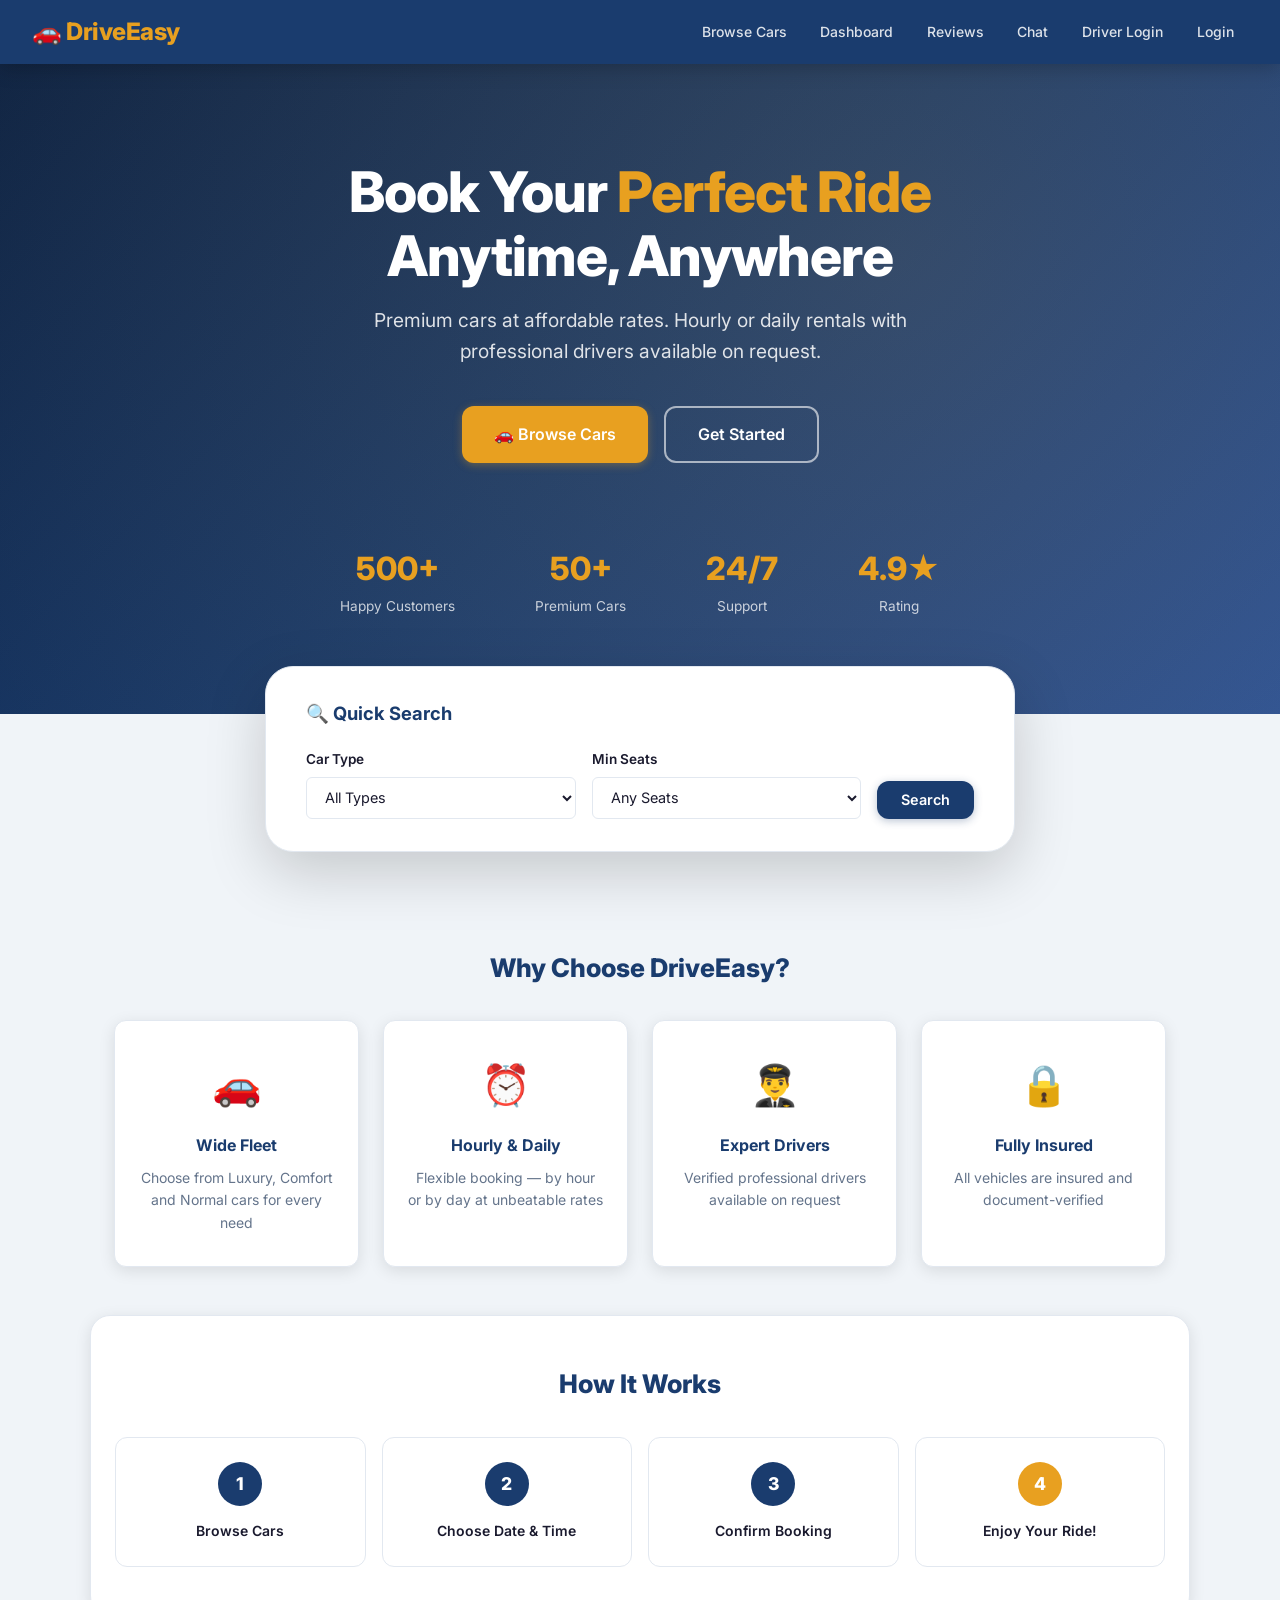
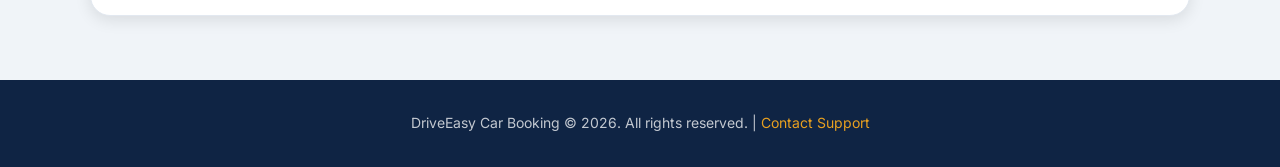
<file: src/main/resources/static/index.html>
<!DOCTYPE html>
<html lang="en">
<head>
    <meta charset="UTF-8">
    <meta name="viewport" content="width=device-width, initial-scale=1.0">
    <title>DriveEasy - Premium Car Booking</title>
    <link rel="stylesheet" href="css/styles.css">
    <link rel="icon" href="data:,">
</head>
<body>

<nav>
    <a href="/" class="brand">🚗 DriveEasy</a>
    <div class="nav-links">
    <span id="navUserName" class="nav-user-name"
          style="display:none;"></span>
        <a href="cars.html">Browse Cars</a>
        <a href="dashboard.html">Dashboard</a>
        <a href="feedback.html">Reviews</a>
        <a href="chat.html">Chat</a>
        <a href="driver.html">Driver Login</a>
        <a href="#" id="authLink">Login</a>
    </div>
    <div class="hamburger" id="hamburger"
         onclick="toggleMobileNav()">
        <span></span><span></span><span></span>
    </div>
</nav>

<div class="mobile-nav" id="mobileNav">
  <span id="mobileUserName"
        style="color:var(--accent);font-weight:700;
        padding:0.5rem 1rem;"></span>
    <a href="cars.html">🚗 Browse Cars</a>
    <a href="dashboard.html">📋 Dashboard</a>
    <a href="feedback.html">⭐ Reviews</a>
    <a href="chat.html">💬 Chat</a>
    <a href="driver.html">👨‍✈️ Driver Login</a>
    <a href="#" id="mobileAuthLink">🔑 Login</a>
</div>

<!-- HERO -->
<section class="hero">
    <div class="hero-content">
        <h1>Book Your <span>Perfect Ride</span><br>Anytime, Anywhere</h1>
        <p>Premium cars at affordable rates. Hourly or daily rentals
            with professional drivers available on request.</p>
        <div class="hero-btns">
            <a href="cars.html" class="btn btn-accent btn-lg">
                🚗 Browse Cars
            </a>
            <a href="login.html" class="btn btn-outline btn-lg"
               id="heroAuthBtn">
                Get Started
            </a>
        </div>
    </div>
    <div class="hero-stats">
        <div class="hero-stat">
            <span class="num">500+</span>
            <span class="lbl">Happy Customers</span>
        </div>
        <div class="hero-stat">
            <span class="num">50+</span>
            <span class="lbl">Premium Cars</span>
        </div>
        <div class="hero-stat">
            <span class="num">24/7</span>
            <span class="lbl">Support</span>
        </div>
        <div class="hero-stat">
            <span class="num">4.9★</span>
            <span class="lbl">Rating</span>
        </div>
    </div>
</section>

<!-- QUICK SEARCH -->
<div style="padding:0 1.5rem;">
    <div class="quick-search-card">
        <h2 style="color:var(--primary);margin-bottom:1.25rem;
        font-size:1.15rem;font-weight:700;">
            🔍 Quick Search
        </h2>
        <div class="quick-search-grid">
            <div class="form-group" style="margin:0;">
                <label>Car Type</label>
                <select id="qs-type" onchange="quickSearch()">
                    <option value="">All Types</option>
                    <option value="LUXURY">Luxury</option>
                    <option value="COMFORT">Comfort</option>
                    <option value="NORMAL">Normal</option>
                </select>
            </div>
            <div class="form-group" style="margin:0;">
                <label>Min Seats</label>
                <select id="qs-seats" onchange="quickSearch()">
                    <option value="">Any Seats</option>
                    <option value="4">4+ Seats</option>
                    <option value="5">5+ Seats</option>
                    <option value="7">7+ Seats</option>
                </select>
            </div>
            <button class="btn btn-primary"
                    onclick="quickSearch()">Search</button>
        </div>
    </div>
</div>

<!-- FEATURES -->
<div class="section" style="margin-top:3rem;">
    <h2 style="text-align:center;color:var(--primary);
      margin-bottom:2rem;font-size:1.6rem;font-weight:800;">
        Why Choose DriveEasy?
    </h2>
    <div class="features-grid">
        <div class="feature-card">
            <span class="feature-icon">🚗</span>
            <h3>Wide Fleet</h3>
            <p>Choose from Luxury, Comfort and Normal cars for every need</p>
        </div>
        <div class="feature-card">
            <span class="feature-icon">⏰</span>
            <h3>Hourly & Daily</h3>
            <p>Flexible booking — by hour or by day at unbeatable rates</p>
        </div>
        <div class="feature-card">
            <span class="feature-icon">👨‍✈️</span>
            <h3>Expert Drivers</h3>
            <p>Verified professional drivers available on request</p>
        </div>
        <div class="feature-card">
            <span class="feature-icon">🔒</span>
            <h3>Fully Insured</h3>
            <p>All vehicles are insured and document-verified</p>
        </div>
    </div>
</div>

<!-- HOW IT WORKS -->
<div class="section"
     style="background:var(--bg-card);border-radius:var(--radius-lg);
     box-shadow:var(--shadow-md);border:1px solid var(--border);">
    <h2 style="text-align:center;color:var(--primary);
      margin-bottom:2rem;font-size:1.6rem;font-weight:800;">
        How It Works
    </h2>
    <div class="steps-grid">
        <div class="step-card">
            <div class="step-num">1</div>
            <p>Browse Cars</p>
        </div>
        <div class="step-card">
            <div class="step-num">2</div>
            <p>Choose Date & Time</p>
        </div>
        <div class="step-card">
            <div class="step-num">3</div>
            <p>Confirm Booking</p>
        </div>
        <div class="step-card">
            <div class="step-num accent">4</div>
            <p>Enjoy Your Ride!</p>
        </div>
    </div>
</div>

<footer>
    <p>DriveEasy Car Booking &copy; 2026.
        All rights reserved. |
        <a href="mailto:pri8870627054@gmail.com">
            Contact Support
        </a>
    </p>
</footer>

<script src="js/api.js"></script>
<script>
    var token    = localStorage.getItem('token');
    var role     = localStorage.getItem('role');
    var name     = localStorage.getItem('name');
    var authLink       = document.getElementById('authLink');
    var mobileAuthLink = document.getElementById('mobileAuthLink');
    var nameEl         = document.getElementById('navUserName');
    var mobileNameEl   = document.getElementById('mobileUserName');
    var heroBtn        = document.getElementById('heroAuthBtn');

    if (token) {
      if (name) {
        nameEl.textContent       = '👤 ' + name;
        nameEl.style.display     = 'inline-flex';
        mobileNameEl.textContent = '👤 ' + name;
      }
      if (role === 'ADMIN') {
        authLink.textContent       = 'Admin Panel';
        authLink.href              = '/admin.html';
        mobileAuthLink.textContent = '⚙️ Admin Panel';
        mobileAuthLink.href        = '/admin.html';
      } else {
        authLink.textContent       = 'Logout';
        mobileAuthLink.textContent = '🚪 Logout';
        heroBtn.textContent        = 'My Dashboard';
        heroBtn.href               = '/dashboard.html';
        authLink.onclick = mobileAuthLink.onclick = function() {
          localStorage.clear(); location.reload();
        };
      }
    } else {
      authLink.href        = 'login.html';
      mobileAuthLink.href  = 'login.html';
    }

    function toggleMobileNav() {
      var nav = document.getElementById('mobileNav');
      var ham = document.getElementById('hamburger');
      nav.classList.toggle('open');
      ham.classList.toggle('open');
    }

    function quickSearch() {
      var type  = document.getElementById('qs-type').value;
      var seats = document.getElementById('qs-seats').value;
      window.location.href =
        'cars.html?type=' + type + '&seats=' + seats;
    }
</script>
</body>
</html>
</file>
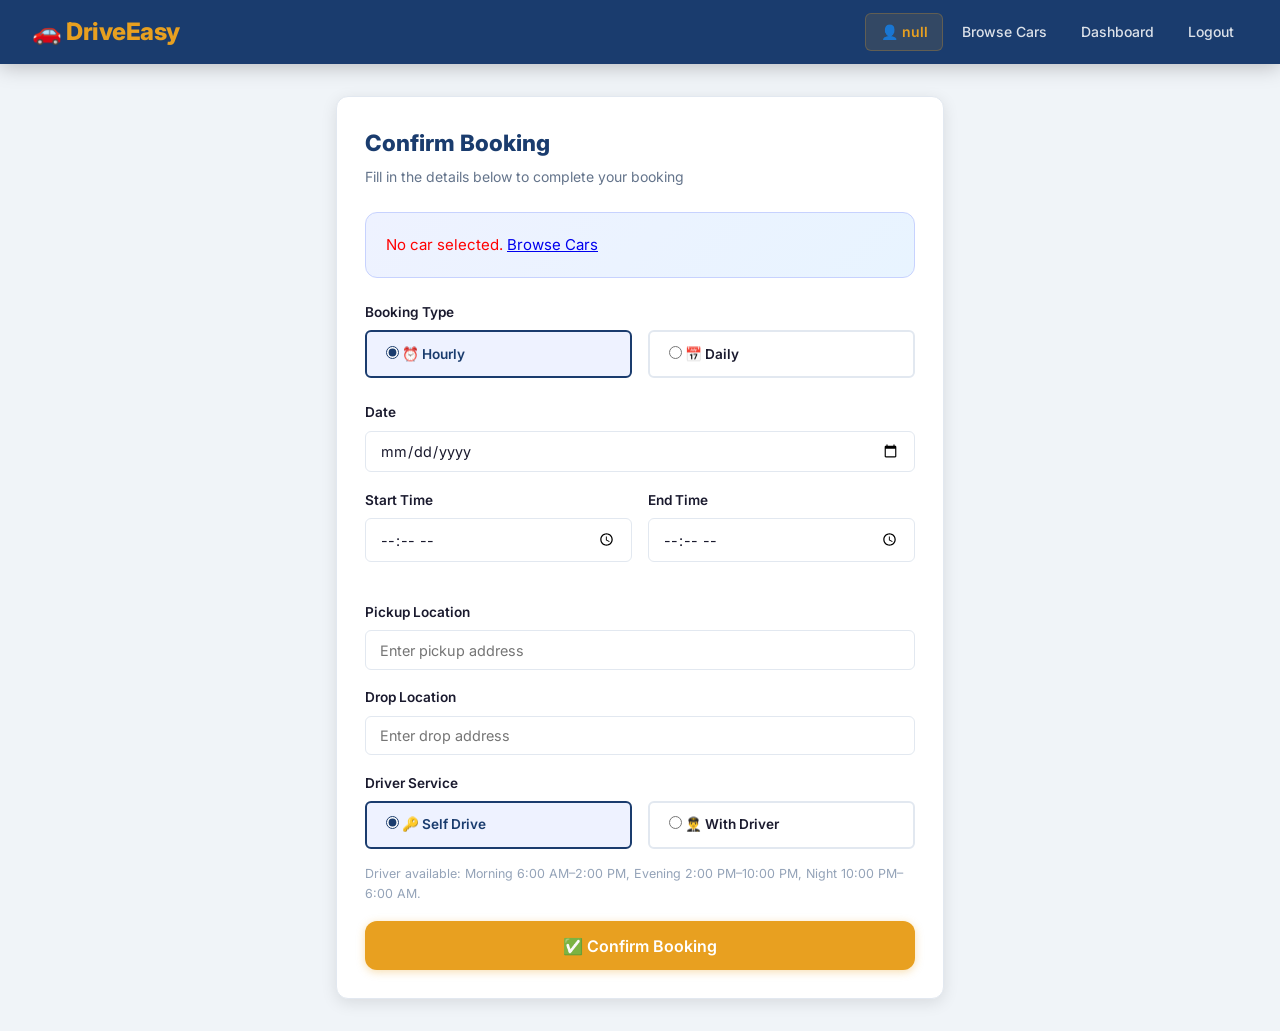
<file: src/main/resources/static/booking.html>
<!DOCTYPE html>
<html lang="en">
<head>
    <meta charset="UTF-8">
    <meta name="viewport" content="width=device-width, initial-scale=1.0">
    <title>Book Car - DriveEasy</title>
    <link rel="stylesheet" href="css/styles.css">
    <link rel="icon" href="data:,">
    <style>
        /* Live 12-hour time preview shown under each time input */
        .time-preview {
            font-size: 0.8rem;
            color: var(--primary);
            font-weight: 600;
            margin-top: 0.3rem;
            min-height: 1.1rem;
        }
    </style>
</head>
<body>

<nav>
    <a href="/" class="brand">&#128663; DriveEasy</a>
    <div class="nav-links">
        <span id="navUserName" class="nav-user-name" style="display:none;"></span>
        <a href="cars.html">Browse Cars</a>
        <a href="dashboard.html">Dashboard</a>
        <a href="#" onclick="logout()">Logout</a>
    </div>
    <div class="hamburger" id="hamburger" onclick="toggleMobileNav()">
        <span></span><span></span><span></span>
    </div>
</nav>

<div class="mobile-nav" id="mobileNav">
    <a href="cars.html">&#128663; Browse Cars</a>
    <a href="dashboard.html">&#128203; Dashboard</a>
    <a href="#" onclick="logout()">&#128682; Logout</a>
</div>

<div style="max-width:640px;margin:2rem auto;padding:0 1rem;">
    <div class="card">

        <h2 style="color:var(--primary);margin-bottom:0.3rem;font-weight:800;">Confirm Booking</h2>
        <p style="color:var(--text-light);font-size:0.875rem;margin-bottom:1.5rem;">
            Fill in the details below to complete your booking
        </p>

        <!-- Car Summary -->
        <div id="carSummary"
             style="background:linear-gradient(135deg,#eef2ff,#e8f4ff);
                    padding:1.25rem;border-radius:var(--radius-md);
                    margin-bottom:1.5rem;border:1px solid #c7d2fe;">
            Loading car info...
        </div>

        <!-- Booking Type -->
        <div class="form-group">
            <label>Booking Type</label>
            <div class="radio-group" id="bookingTypeGroup">
                <label class="radio-option selected" id="opt-hourly">
                    <input type="radio" name="bookingType" value="HOURLY" checked
                           onchange="handleTypeChange(this)">
                    &#9200; Hourly
                </label>
                <label class="radio-option" id="opt-daily">
                    <input type="radio" name="bookingType" value="DAILY"
                           onchange="handleTypeChange(this)">
                    &#128197; Daily
                </label>
            </div>
        </div>

        <!-- HOURLY FIELDS -->
        <div id="hourlyFields">
            <div class="form-group">
                <label>Date</label>
                <input type="date" id="h-date" onchange="updatePrice()">
            </div>
            <div class="form-grid-2">
                <div class="form-group">
                    <label>Start Time</label>
                    <input type="time" id="h-start" onchange="updateTimePreview()">
                    <!-- FIX: Live 12-hour preview label -->
                    <div class="time-preview" id="h-start-preview"></div>
                </div>
                <div class="form-group">
                    <label>End Time</label>
                    <input type="time" id="h-end" onchange="updateTimePreview()">
                    <div class="time-preview" id="h-end-preview"></div>
                </div>
            </div>
        </div>

        <!-- DAILY FIELDS -->
        <div id="dailyFields" style="display:none;">
            <div class="form-grid-2">
                <div class="form-group">
                    <label>Start Date</label>
                    <input type="date" id="d-start" onchange="onDailyStartChange()">
                </div>
                <div class="form-group">
                    <label>End Date</label>
                    <input type="date" id="d-end" onchange="updatePrice()">
                </div>
            </div>
        </div>

        <!-- Locations -->
        <div class="form-group">
            <label>Pickup Location</label>
            <input type="text" id="pickup" placeholder="Enter pickup address">
        </div>
        <div class="form-group">
            <label>Drop Location</label>
            <input type="text" id="drop" placeholder="Enter drop address">
        </div>

        <!-- Driver Option -->
        <div class="form-group">
            <label>Driver Service</label>
            <div class="radio-group" id="driverGroup">
                <label class="radio-option selected" id="opt-nodriver">
                    <input type="radio" name="driverOpt" value="no" checked
                           onchange="handleDriverChange(this)">
                    &#128273; Self Drive
                </label>
                <label class="radio-option" id="opt-withdriver">
                    <input type="radio" name="driverOpt" value="yes"
                           onchange="handleDriverChange(this)">
                    &#128104;&#8205;&#9992; With Driver
                </label>
            </div>
            <p style="font-size:0.78rem;color:var(--text-muted);margin-top:0.5rem;">
                Driver available: Morning 6:00 AM&#8211;2:00 PM,
                Evening 2:00 PM&#8211;10:00 PM, Night 10:00 PM&#8211;6:00 AM.
            </p>
        </div>

        <!-- Price Preview -->
        <div id="pricePreview"
             style="display:none;background:#f0fff4;padding:1rem 1.25rem;
                    border-radius:var(--radius-md);margin-bottom:1rem;
                    border:1px solid #86efac;">
            <div style="display:flex;justify-content:space-between;align-items:center;">
                <span style="font-weight:600;color:#166534;">Estimated Total</span>
                <span id="priceAmt" style="font-size:1.3rem;font-weight:800;color:#166534;">-</span>
            </div>
        </div>

        <div id="errMsg"
             style="color:var(--danger);margin-bottom:1rem;
                    font-size:0.875rem;font-weight:500;"></div>

        <button class="btn btn-accent"
                style="width:100%;font-size:1rem;padding:0.9rem;"
                onclick="submitBooking()">
            &#9989; Confirm Booking
        </button>
    </div>
</div>

<script src="js/api.js"></script>
<script>
    var params  = new URLSearchParams(window.location.search);
    var carId   = params.get('carId');
    var carData = null;

    // Nav setup
    var name   = localStorage.getItem('name');
    var nameEl = document.getElementById('navUserName');
    if (name) { nameEl.textContent = '\uD83D\uDC64 ' + name; nameEl.style.display = 'inline-flex'; }

    function toggleMobileNav() {
        document.getElementById('mobileNav').classList.toggle('open');
        document.getElementById('hamburger').classList.toggle('open');
    }

    function logout() { localStorage.clear(); window.location.href = '/login.html'; }

    // =============================================
    // FIX: Convert 24-hour time string to 12-hour AM/PM
    // e.g. "14:30" -> "2:30 PM"  |  "09:15" -> "9:15 AM"
    // =============================================
    function timeTo12Hour(timeStr) {
        if (!timeStr) return '';
        var parts   = timeStr.split(':');
        var hours   = parseInt(parts[0], 10);
        var minutes = parts[1] || '00';
        var ampm    = hours >= 12 ? 'PM' : 'AM';
        hours = hours % 12;
        if (hours === 0) hours = 12;
        return hours + ':' + minutes + ' ' + ampm;
    }

    // Update the live preview labels under the time inputs
    function updateTimePreview() {
        var startVal = document.getElementById('h-start').value;
        var endVal   = document.getElementById('h-end').value;
        document.getElementById('h-start-preview').textContent =
            startVal ? '\u2192 ' + timeTo12Hour(startVal) : '';
        document.getElementById('h-end-preview').textContent =
            endVal ? '\u2192 ' + timeTo12Hour(endVal) : '';
        updatePrice();
    }

    // Load car details
    async function loadCar() {
        try {
            var res = await fetch('/api/cars/public/' + carId);
            if (!res.ok) throw new Error('Car not found');
            carData = await res.json();

            document.getElementById('carSummary').innerHTML =
                '<div style="display:flex;gap:1rem;align-items:flex-start;flex-wrap:wrap;">'
                + '<div style="font-size:2.5rem;">&#128663;</div>'
                + '<div style="flex:1;">'
                + '<div style="font-size:1.1rem;font-weight:700;color:var(--primary);">'
                + carData.name + (carData.brand ? ' \u2014 ' + carData.brand : '') + '</div>'
                + '<div style="display:flex;gap:0.5rem;flex-wrap:wrap;margin-top:0.5rem;">'
                + '<span class="badge badge-' + carData.type.toLowerCase() + '">' + carData.type + '</span>'
                + '<span class="spec-chip">&#128186; ' + carData.seats + ' seats</span>'
                + '<span class="spec-chip">&#9981; ' + (carData.fuelType || 'Petrol') + '</span>'
                + '<span class="spec-chip">&#9881;&#65039; ' + (carData.transmission || 'Manual') + '</span>'
                + '</div>'
                + '<div style="margin-top:0.75rem;font-size:0.9rem;color:var(--text-light);">'
                + '&#8377;' + carData.rentPerHour + '/hr &nbsp;&middot;&nbsp; &#8377;' + carData.rentPerDay + '/day'
                + '</div></div></div>';

            // Set date defaults
            var today = new Date().toISOString().split('T')[0];
            document.getElementById('h-date').value  = today;
            document.getElementById('h-date').min    = today;
            document.getElementById('d-start').value = today;
            document.getElementById('d-start').min   = today;
            document.getElementById('d-end').min     = today;

            // Apply booking type from URL param
            var urlType = params.get('type') || 'HOURLY';
            if (urlType === 'DAILY') {
                document.querySelector('[value="DAILY"]').checked = true;
                handleTypeChange({ value: 'DAILY' });
            }
        } catch(e) {
            document.getElementById('carSummary').innerHTML =
                '<p style="color:red;">Error loading car: ' + e.message + '</p>';
        }
    }

    function handleTypeChange(radio) {
        var isHourly = (radio.value === 'HOURLY');
        document.getElementById('hourlyFields').style.display = isHourly ? 'block' : 'none';
        document.getElementById('dailyFields').style.display  = isHourly ? 'none'  : 'block';
        document.getElementById('opt-hourly').classList.toggle('selected',  isHourly);
        document.getElementById('opt-daily').classList.toggle('selected',  !isHourly);
        updatePrice();
    }

    function handleDriverChange(radio) {
        var withDriver = (radio.value === 'yes');
        document.getElementById('opt-nodriver').classList.toggle('selected',   !withDriver);
        document.getElementById('opt-withdriver').classList.toggle('selected',  withDriver);
    }

    function onDailyStartChange() {
        document.getElementById('d-end').min = document.getElementById('d-start').value;
        updatePrice();
    }

    function updatePrice() {
        if (!carData) return;
        var isHourly = (document.querySelector('[name="bookingType"]:checked').value === 'HOURLY');
        var priceEl  = document.getElementById('priceAmt');
        var previewEl= document.getElementById('pricePreview');

        if (isHourly) {
            var startVal = document.getElementById('h-start').value;
            var endVal   = document.getElementById('h-end').value;
            if (startVal && endVal) {
                var sParts   = startVal.split(':');
                var eParts   = endVal.split(':');
                var sMins    = parseInt(sParts[0]) * 60 + parseInt(sParts[1]);
                var eMins    = parseInt(eParts[0]) * 60 + parseInt(eParts[1]);
                var diffMins = eMins - sMins;
                if (diffMins > 0) {
                    var hrs   = Math.ceil(diffMins / 60);
                    var total = hrs * parseFloat(carData.rentPerHour);
                    priceEl.textContent   = '&#8377;' + total + ' (' + hrs + ' hr' + (hrs > 1 ? 's' : '') + ')';
                    previewEl.style.display = 'block';
                    return;
                }
            }
        } else {
            var startD = document.getElementById('d-start').value;
            var endD   = document.getElementById('d-end').value;
            if (startD && endD) {
                var diff  = (new Date(endD) - new Date(startD)) / (1000 * 60 * 60 * 24);
                if (diff > 0) {
                    var total = diff * parseFloat(carData.rentPerDay);
                    priceEl.textContent   = '&#8377;' + total + ' (' + diff + ' day' + (diff > 1 ? 's' : '') + ')';
                    previewEl.style.display = 'block';
                    return;
                }
            }
        }
        previewEl.style.display = 'none';
    }

    // Helper: format a datetime string for alert confirmation
    function fmtForAlert(dateStr) {
        if (!dateStr) return '-';
        var d    = new Date(dateStr);
        var date = d.toLocaleDateString('en-IN');
        var hrs  = d.getHours();
        var mins = d.getMinutes();
        var ampm = hrs >= 12 ? 'PM' : 'AM';
        hrs  = hrs  % 12; if (hrs  === 0) hrs  = 12;
        var mStr = mins < 10 ? '0' + mins : mins;
        return date + ' ' + hrs + ':' + mStr + ' ' + ampm;
    }

    // ===== SUBMIT BOOKING =====
    async function submitBooking() {
        if (!localStorage.getItem('token')) {
            alert('Please login first!');
            window.location.href = '/login.html';
            return;
        }

        var errEl       = document.getElementById('errMsg');
        var bookingType = document.querySelector('[name="bookingType"]:checked').value;
        var withDriver  = (document.querySelector('[name="driverOpt"]:checked').value === 'yes');
        var pickup      = document.getElementById('pickup').value.trim();
        var drop        = document.getElementById('drop').value.trim();
        var startDatetime, endDatetime;

        if (bookingType === 'HOURLY') {
            var date   = document.getElementById('h-date').value;
            var startT = document.getElementById('h-start').value;
            var endT   = document.getElementById('h-end').value;
            if (!date || !startT || !endT) {
                errEl.textContent = 'Please fill date and both start/end times'; return;
            }
            startDatetime = date + 'T' + startT + ':00';
            endDatetime   = date + 'T' + endT   + ':00';
            if (new Date(startDatetime) >= new Date(endDatetime)) {
                errEl.textContent = 'End time must be after start time'; return;
            }
        } else {
            var startD = document.getElementById('d-start').value;
            var endD   = document.getElementById('d-end').value;
            if (!startD || !endD) { errEl.textContent = 'Please fill start and end dates'; return; }
            startDatetime = startD + 'T00:00:00';
            endDatetime   = endD   + 'T23:59:59';
            if (new Date(startDatetime) > new Date(endDatetime)) {
                errEl.textContent = 'End date must be on or after start date'; return;
            }
        }

        errEl.textContent = 'Booking...';

        try {
            var booking = await createBooking({
                carId:          parseInt(carId),
                bookingType:    bookingType,
                startDatetime:  startDatetime,
                endDatetime:    endDatetime,
                pickupLocation: pickup || null,
                dropLocation:   drop   || null,
                withDriver:     withDriver
            });

            var driverMsg = booking.driver
                ? '\nDriver: ' + booking.driver.name + ' (' + booking.driver.phone + ')'
                : '\nSelf drive';

            alert(
                'Booking Confirmed!\n\n'
                + 'Booking ID: #' + booking.id + '\n'
                + 'Car: '  + (booking.car ? booking.car.name : '') + '\n'
                + 'From: ' + fmtForAlert(booking.startDatetime) + '\n'
                + 'To:   ' + fmtForAlert(booking.endDatetime)
                + driverMsg + '\n'
                + 'Total: Rs.' + booking.totalAmount
            );

            window.location.href = '/dashboard.html';

        } catch(e) {
            errEl.textContent = 'Error: ' + e.message;
        }
    }

    if (!carId) {
        document.getElementById('carSummary').innerHTML =
            '<p style="color:red;">No car selected. <a href="cars.html">Browse Cars</a></p>';
    } else {
        loadCar();
    }
</script>
</body>
</html>
</file>
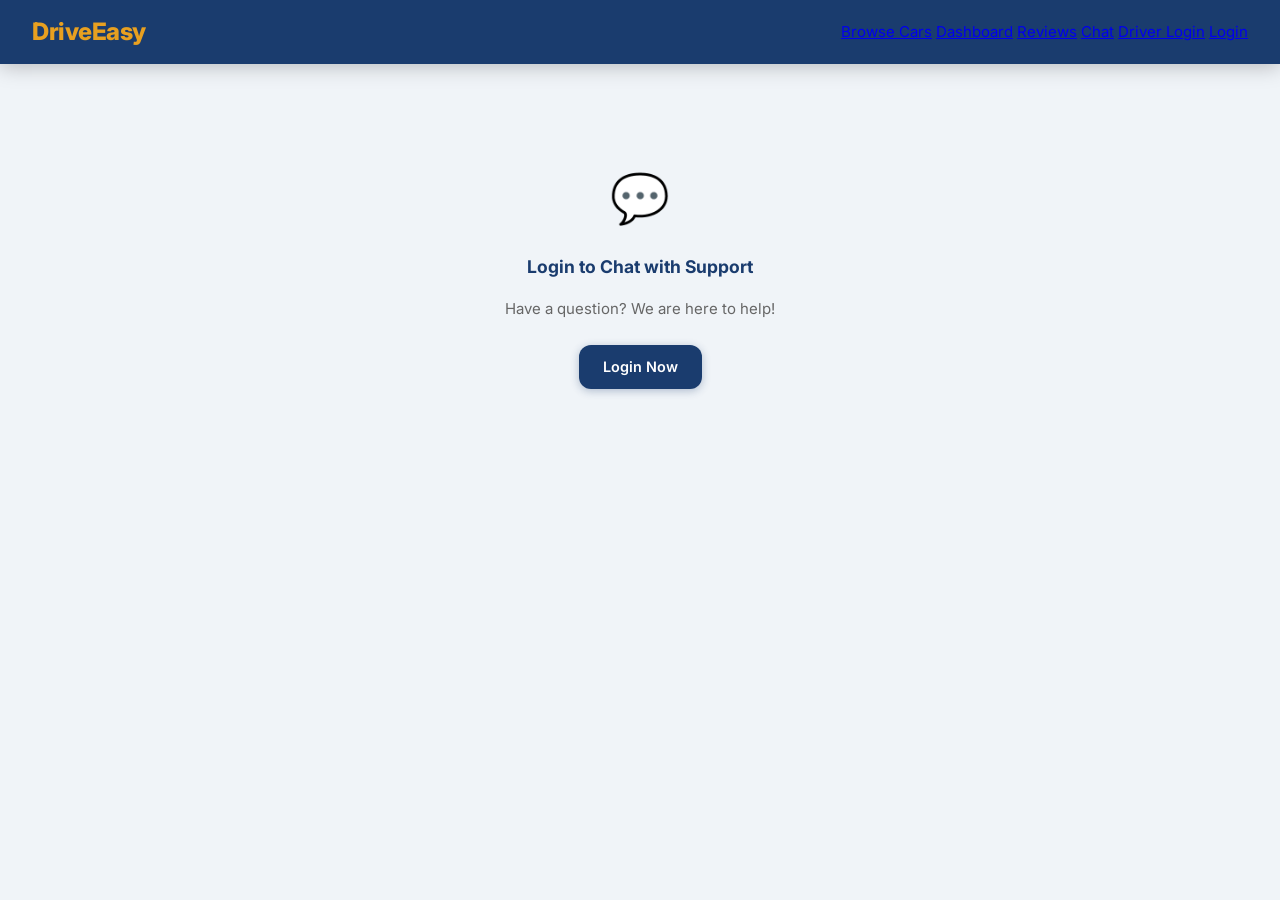
<file: src/main/resources/static/chat.html>
<!DOCTYPE html>
<html lang="en">
<head>
    <meta charset="UTF-8">
    <meta name="viewport" content="width=device-width, initial-scale=1.0">
    <title>Chat - DriveEasy</title>
    <link rel="icon" href="data:,">
    <link rel="stylesheet" href="css/styles.css">
    <link rel="icon" href="data:,">
    <style>
        .chat-container {
          max-width: 900px;
          margin: 2rem auto;
          padding: 0 1rem;
        }
        .chat-box {
          height: 400px;
          overflow-y: auto;
          border: 1px solid #eee;
          border-radius: 0 0 10px 10px;
          padding: 1rem;
          background: #f9f9f9;
          display: flex;
          flex-direction: column;
          gap: 0.8rem;
        }
        .chat-msg {
          display: flex;
          flex-direction: column;
          max-width: 70%;
        }
        .chat-msg.mine {
          align-self: flex-end;
          align-items: flex-end;
        }
        .chat-msg.other {
          align-self: flex-start;
          align-items: flex-start;
        }
        .bubble {
          padding: 0.6rem 1rem;
          border-radius: 16px;
          font-size: 0.95rem;
          line-height: 1.4;
          word-break: break-word;
        }
        .chat-msg.mine .bubble {
          background: #1a3c6e;
          color: #fff;
          border-bottom-right-radius: 4px;
        }
        .chat-msg.other .bubble {
          background: #fff;
          color: #222;
          border: 1px solid #eee;
          border-bottom-left-radius: 4px;
        }
        .msg-time {
          font-size: 0.72rem;
          color: #999;
          margin-top: 0.2rem;
          padding: 0 0.3rem;
        }
        .msg-sender {
          font-size: 0.78rem;
          font-weight: 600;
          color: #666;
          margin-bottom: 0.2rem;
          padding: 0 0.3rem;
        }
        .chat-input-area {
          display: flex;
          gap: 0.8rem;
          align-items: center;
          padding: 0.8rem;
          background: #fff;
          border: 1px solid #eee;
          border-top: none;
          border-radius: 0 0 10px 10px;
        }
        .chat-input-area input {
          flex: 1;
          padding: 0.7rem 1rem;
          border: 1px solid #ddd;
          border-radius: 25px;
          font-size: 0.95rem;
          outline: none;
        }
        .chat-input-area input:focus {
          border-color: #1a3c6e;
        }
        .send-btn {
          padding: 0.7rem 1.5rem;
          background: #1a3c6e;
          color: #fff;
          border: none;
          border-radius: 25px;
          cursor: pointer;
          font-size: 0.9rem;
          font-weight: 500;
        }
        .send-btn:hover {
          background: #2a6099;
        }
        .chat-header {
          background: #1a3c6e;
          color: #fff;
          padding: 1rem 1.5rem;
          border-radius: 10px 10px 0 0;
          display: flex;
          align-items: center;
          gap: 1rem;
        }
        .user-list-item {
          padding: 0.8rem 1rem;
          border-radius: 8px;
          cursor: pointer;
          border: 1px solid #eee;
          background: #fff;
          margin-bottom: 0.5rem;
          transition: all 0.2s;
        }
        .user-list-item:hover {
          background: #f0f4ff;
          border-color: #1a3c6e;
        }
        .user-list-item.active {
          background: #1a3c6e;
          color: #fff;
          border-color: #1a3c6e;
        }
        .user-list-item.active .user-email {
          color: rgba(255,255,255,0.7);
        }
        .user-email {
          font-size: 0.78rem;
          color: #999;
          margin-top: 0.2rem;
        }
        .empty-chat {
          display: flex;
          flex-direction: column;
          align-items: center;
          justify-content: center;
          height: 100%;
          color: #999;
          text-align: center;
        }
        .online-dot {
          width: 8px;
          height: 8px;
          background: #28a745;
          border-radius: 50%;
          display: inline-block;
          margin-right: 0.3rem;
        }
    </style>
</head>
<body>

<nav>
    <a href="/" class="brand">DriveEasy</a>
    <div>
        <a href="cars.html">Browse Cars</a>
        <a href="dashboard.html">Dashboard</a>
        <a href="feedback.html">Reviews</a>
        <a href="chat.html">Chat</a>
        <a href="driver.html">Driver Login</a>
        <a href="login.html">Login</a>
    </div>
</nav>

<div class="chat-container">

    <!-- NOT LOGGED IN -->
    <div id="notLoggedIn"
         style="display:none;
    text-align:center; padding:4rem;">
        <p style="font-size:3rem;">💬</p>
        <h3 style="color:#1a3c6e;
      margin:1rem 0;">
            Login to Chat with Support
        </h3>
        <p style="color:#666;
      margin-bottom:1.5rem;">
            Have a question? We are here to help!
        </p>
        <a href="login.html"
           class="btn btn-primary">
            Login Now
        </a>
    </div>

    <!-- ========== USER CHAT ========== -->
    <div id="userChat" style="display:none;">
        <h2 style="color:#1a3c6e;
      margin-bottom:1rem;">
            💬 Chat with Support
        </h2>

        <!-- Header -->
        <div class="chat-header">
            <div style="width:38px; height:38px;
        background:rgba(255,255,255,0.2);
        border-radius:50%;
        display:flex; align-items:center;
        justify-content:center;">
                👨‍💼
            </div>
            <div>
                <div style="font-weight:600;">
                    DriveEasy Support
                </div>
                <div style="font-size:0.82rem;
          opacity:0.85;">
                    <span class="online-dot"></span>
                    We reply quickly
                </div>
            </div>
            <button onclick="loadUserChat()"
                    style="margin-left:auto;
        background:rgba(255,255,255,0.2);
        color:#fff; border:none;
        padding:0.4rem 0.8rem;
        border-radius:6px;
        cursor:pointer; font-size:0.85rem;">
                🔄 Refresh
            </button>
        </div>

        <!-- Messages -->
        <div class="chat-box" id="userChatBox">
            <div class="empty-chat">
                <p style="font-size:2.5rem;">💬</p>
                <p style="margin-top:0.5rem;">
                    Send a message to get started!
                </p>
            </div>
        </div>

        <!-- Input -->
        <div class="chat-input-area">
            <input type="text"
                   id="userMsgInput"
                   placeholder="Type your message..."
                   onkeypress="if(event.key==='Enter')
          sendUserMessage()">
            <button class="send-btn"
                    onclick="sendUserMessage()">
                Send ➤
            </button>
        </div>
    </div>

    <!-- ========== ADMIN CHAT ========== -->
    <div id="adminChat" style="display:none;">
        <h2 style="color:#1a3c6e;
      margin-bottom:0.5rem;">
            💬 Support Chat — Admin
        </h2>
        <p style="color:#666;
      font-size:0.9rem;
      margin-bottom:1.5rem;">
            View and reply to customer messages
        </p>

        <div style="display:flex;
      gap:1.5rem; align-items:flex-start;">

            <!-- User List Panel -->
            <div style="width:240px;
        flex-shrink:0;">
                <div style="font-weight:600;
          color:#1a3c6e;
          margin-bottom:0.8rem;
          font-size:0.95rem;
          display:flex;
          justify-content:space-between;
          align-items:center;">
                    Conversations
                    <button onclick="loadChatUsers()"
                            style="background:none;
            border:none; cursor:pointer;
            color:#1a3c6e; font-size:0.85rem;">
                        🔄
                    </button>
                </div>
                <div id="userListPanel">
                    <p style="color:#666;
            font-size:0.85rem;
            padding:0.5rem;">
                        Loading...
                    </p>
                </div>
            </div>

            <!-- Chat Window -->
            <div style="flex:1; min-width:0;">

                <!-- Chat Header -->
                <div class="chat-header"
                     id="adminChatHead"
                     style="display:none;">
                    <div style="width:38px; height:38px;
            background:rgba(255,255,255,0.2);
            border-radius:50%;
            display:flex; align-items:center;
            justify-content:center;">
                        👤
                    </div>
                    <div>
                        <div style="font-weight:600;"
                             id="adminChatName">
                        </div>
                        <div style="font-size:0.82rem;
              opacity:0.85;"
                             id="adminChatEmail">
                        </div>
                    </div>
                    <button
                            onclick="loadAdminConversation(
              currentUserId)"
                            style="margin-left:auto;
            background:rgba(255,255,255,0.2);
            color:#fff; border:none;
            padding:0.4rem 0.8rem;
            border-radius:6px;
            cursor:pointer;
            font-size:0.85rem;">
                        🔄 Refresh
                    </button>
                </div>

                <!-- Messages -->
                <div class="chat-box"
                     id="adminChatBox"
                     style="border-radius:
            10px 10px 0 0;
            border-bottom:none;">
                    <div class="empty-chat">
                        <p style="font-size:2.5rem;">
                            💬
                        </p>
                        <p style="margin-top:0.5rem;">
                            Select a user to view messages
                        </p>
                    </div>
                </div>

                <!-- Admin Input -->
                <div class="chat-input-area"
                     id="adminInputArea"
                     style="display:none;">
                    <input type="text"
                           id="adminMsgInput"
                           placeholder="Type your reply..."
                           onkeypress="if(event.key==='Enter')
              sendAdminReply()">
                    <button class="send-btn"
                            onclick="sendAdminReply()">
                        Reply ➤
                    </button>
                </div>

            </div>
        </div>
    </div>

</div>

<script src="js/api.js"></script>
<script>

    var token =
      localStorage.getItem('token');
    var role =
      localStorage.getItem('role');
    var currentUserId = null;
    var refreshTimer = null;

    // ===== INIT =====
    window.onload = function() {
      if (!token) {
        show('notLoggedIn');
        return;
      }
      if (role === 'ADMIN') {
        show('adminChat');
        loadChatUsers();
      } else {
        show('userChat');
        loadUserChat();
        // Auto refresh every 5 seconds
        refreshTimer = setInterval(
          loadUserChat, 5000);
      }
    };

    function show(id) {
      var ids = [
        'notLoggedIn',
        'userChat',
        'adminChat'
      ];
      ids.forEach(function(i) {
        document.getElementById(i)
          .style.display =
          i === id ? 'block' : 'none';
      });
    }

    // =============================================
    // USER CHAT FUNCTIONS
    // =============================================

    function loadUserChat() {
      fetch('/api/chat/history', {
        headers: {
          'Authorization': 'Bearer ' + token
        }
      })
      .then(function(res) {
        if (!res.ok) {
          throw new Error('Status: ' +
            res.status);
        }
        return res.json();
      })
      .then(function(messages) {
        renderUserMessages(messages);
      })
      .catch(function(err) {
        console.error('Load chat error:', err);
      });
    }

    function renderUserMessages(messages) {
      var box =
        document.getElementById('userChatBox');

      if (!messages || messages.length === 0) {
        box.innerHTML =
          '<div class="empty-chat">' +
          '<p style="font-size:2.5rem;">💬</p>'+
          '<p style="margin-top:0.5rem;">'+
          'No messages yet.<br>'+
          'Send a message to get started!</p>'+
          '</div>';
        return;
      }

      var html = '';
      messages.forEach(function(m) {
        var isMe = !m.isFromAdmin;
        var time = '';
        if (m.createdAt) {
          time = new Date(m.createdAt)
            .toLocaleTimeString('en-IN', {
              hour: '2-digit',
              minute: '2-digit'
            });
        }
        html +=
          '<div class="chat-msg ' +
          (isMe ? 'mine' : 'other') + '">' +
          (!isMe ?
            '<div class="msg-sender">'+
            '👨‍💼 Support</div>' : '') +
          '<div class="bubble">' +
          safe(m.message) + '</div>' +
          '<div class="msg-time">' +
          time + '</div>' +
          '</div>';
      });

      box.innerHTML = html;
      box.scrollTop = box.scrollHeight;
    }

    function sendUserMessage() {
      var input =
        document.getElementById('userMsgInput');
      var msg = input.value.trim();
      if (!msg) return;

      fetch('/api/chat/send', {
        method: 'POST',
        headers: {
          'Content-Type': 'application/json',
          'Authorization': 'Bearer ' + token
        },
        body: JSON.stringify({
          message: msg
        })
      })
      .then(function(res) {
        if (!res.ok)
          throw new Error('Send failed');
        return res.json();
      })
      .then(function() {
        input.value = '';
        loadUserChat();
      })
      .catch(function(err) {
        alert('Error sending: ' + err.message);
      });
    }

    // =============================================
    // ADMIN CHAT FUNCTIONS
    // =============================================

    function loadChatUsers() {
      var panel =
        document.getElementById('userListPanel');
      panel.innerHTML =
        '<p style="color:#666;'+
        'font-size:0.85rem;padding:0.5rem;">'+
        'Loading...</p>';

      fetch('/api/chat/admin/users', {
        headers: {
          'Authorization': 'Bearer ' + token
        }
      })
      .then(function(res) {
        if (!res.ok)
          throw new Error('Status: ' +
            res.status);
        return res.json();
      })
      .then(function(users) {
        if (!users || users.length === 0) {
          panel.innerHTML =
            '<p style="color:#666;'+
            'font-size:0.85rem;padding:0.5rem;">'+
            'No conversations yet.<br>'+
            'Wait for users to message you.'+
            '</p>';
          return;
        }

        var html = '';
        users.forEach(function(u) {
          if (u.role === 'ADMIN') return;
          html +=
            '<div class="user-list-item" '+
            'id="uitem-' + u.id + '" '+
            'onclick="selectUser(' +
            u.id + ',\'' +
            safe(u.name) + '\',\'' +
            safe(u.email) + '\')">' +
            '<div style="font-weight:500;">'+
            '👤 ' + safe(u.name) + '</div>' +
            '<div class="user-email">' +
            safe(u.email) + '</div>' +
            '</div>';
        });
        panel.innerHTML = html;
      })
      .catch(function(err) {
        panel.innerHTML =
          '<p style="color:red;'+
          'font-size:0.85rem;">'+
          'Error: ' + err.message + '</p>';
      });
    }

    function selectUser(userId, name, email) {
      currentUserId = userId;

      // Update active state
      document.querySelectorAll(
        '.user-list-item')
        .forEach(function(el) {
          el.classList.remove('active');
        });
      var item =
        document.getElementById(
          'uitem-' + userId);
      if (item) item.classList.add('active');

      // Show header and input
      document.getElementById('adminChatHead')
        .style.display = 'flex';
      document.getElementById('adminInputArea')
        .style.display = 'flex';
      document.getElementById('adminChatName')
        .textContent = name;
      document.getElementById('adminChatEmail')
        .textContent = email;

      loadAdminConversation(userId);
    }

    function loadAdminConversation(userId) {
      if (!userId) return;
      fetch('/api/chat/admin/user/' + userId, {
        headers: {
          'Authorization': 'Bearer ' + token
        }
      })
      .then(function(res) {
        if (!res.ok)
          throw new Error('Status: ' +
            res.status);
        return res.json();
      })
      .then(function(messages) {
        renderAdminMessages(messages);
      })
      .catch(function(err) {
        document.getElementById('adminChatBox')
          .innerHTML =
          '<p style="color:red;'+
          'padding:1rem;">'+
          'Error: ' + err.message + '</p>';
      });
    }

    function renderAdminMessages(messages) {
      var box =
        document.getElementById('adminChatBox');

      if (!messages || messages.length === 0) {
        box.innerHTML =
          '<div class="empty-chat">'+
          '<p>No messages yet.</p>'+
          '</div>';
        return;
      }

      var html = '';
      messages.forEach(function(m) {
        var isAdmin = m.isFromAdmin;
        var time = '';
        if (m.createdAt) {
          time = new Date(m.createdAt)
            .toLocaleTimeString('en-IN', {
              hour: '2-digit',
              minute: '2-digit'
            });
        }
        var senderName = isAdmin ?
          'You (Admin) 👨‍💼' :
          (m.sender ? m.sender.name : 'User');

        html +=
          '<div class="chat-msg ' +
          (isAdmin ? 'mine' : 'other') + '">' +
          '<div class="msg-sender">' +
          senderName + '</div>' +
          '<div class="bubble">' +
          safe(m.message) + '</div>' +
          '<div class="msg-time">' +
          time + '</div>' +
          '</div>';
      });

      box.innerHTML = html;
      box.scrollTop = box.scrollHeight;
    }

    function sendAdminReply() {
      if (!currentUserId) {
        alert('Please select a user first');
        return;
      }
      var input =
        document.getElementById('adminMsgInput');
      var msg = input.value.trim();
      if (!msg) return;

      fetch('/api/chat/admin/reply', {
        method: 'POST',
        headers: {
          'Content-Type': 'application/json',
          'Authorization': 'Bearer ' + token
        },
        body: JSON.stringify({
          message:    msg,
          receiverId: currentUserId
        })
      })
      .then(function(res) {
        if (!res.ok)
          throw new Error('Send failed');
        return res.json();
      })
      .then(function() {
        input.value = '';
        loadAdminConversation(currentUserId);
      })
      .catch(function(err) {
        alert('Error: ' + err.message);
      });
    }

    // ===== HELPER =====
    function safe(text) {
      if (!text) return '';
      return String(text)
        .replace(/&/g, '&amp;')
        .replace(/</g, '&lt;')
        .replace(/>/g, '&gt;')
        .replace(/"/g, '&quot;');
    }

</script>
</body>
</html>
</file>
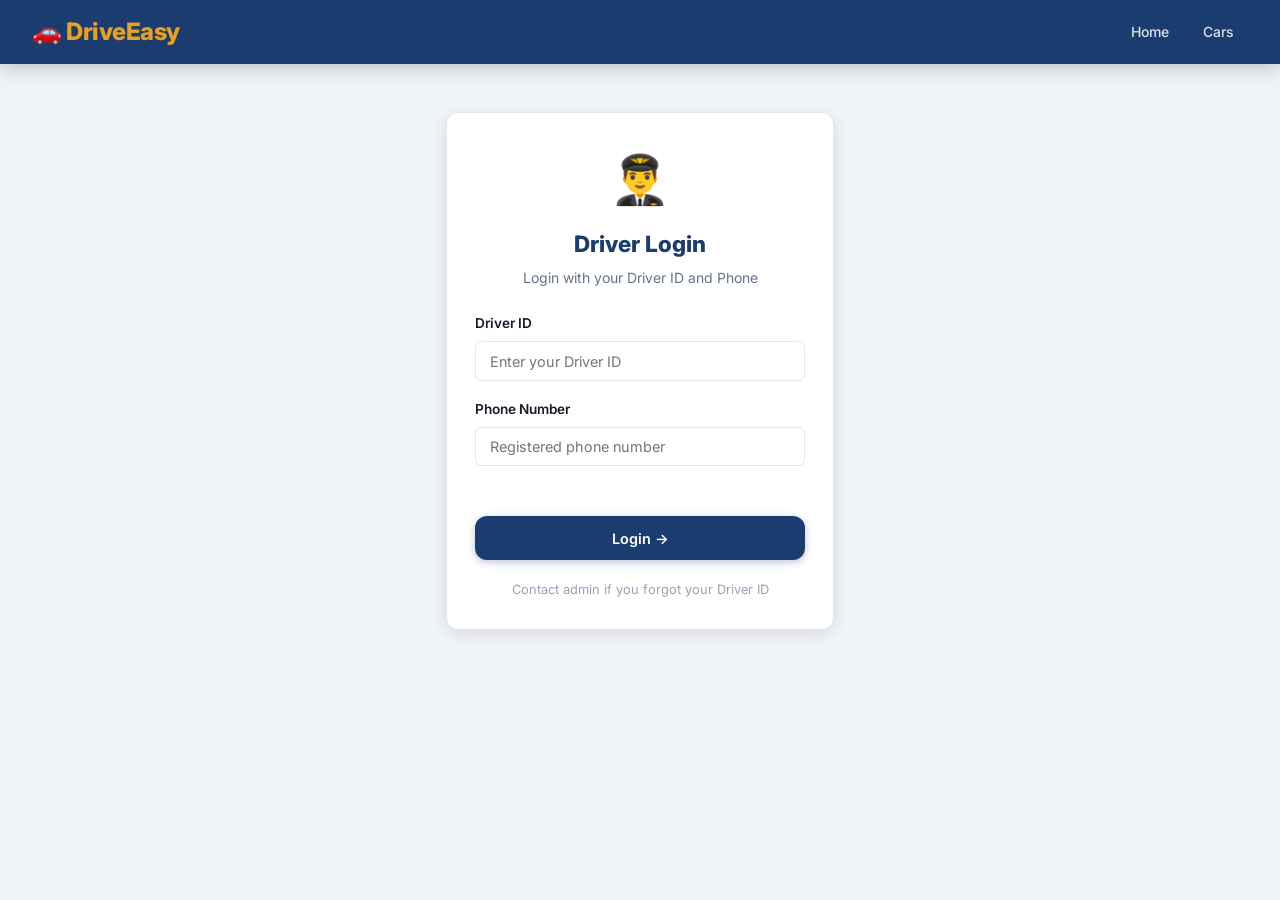
<file: src/main/resources/static/driver.html>
<!DOCTYPE html>
<html lang="en">
<head>
  <meta charset="UTF-8">
  <meta name="viewport" content="width=device-width, initial-scale=1.0">
  <title>Driver Panel - DriveEasy</title>
  <link rel="icon" href="data:,">
  <link rel="stylesheet" href="css/styles.css">
</head>
<body>

<nav>
  <a href="/" class="brand">&#128663; DriveEasy</a>
  <div class="nav-links">
    <span id="navDriverName"
          style="color:var(--accent);font-weight:600;font-size:0.875rem;display:none;"></span>
    <a href="/">Home</a>
    <a href="cars.html">Cars</a>
  </div>
  <div class="hamburger" id="hamburger" onclick="toggleMobileNav()">
    <span></span><span></span><span></span>
  </div>
</nav>

<div class="mobile-nav" id="mobileNav">
  <a href="/">&#127968; Home</a>
  <a href="cars.html">&#128663; Cars</a>
</div>

<!-- ===== DRIVER LOGIN ===== -->
<div style="max-width:420px;margin:3rem auto;padding:0 1rem;" id="loginSection">
  <div class="card">
    <div style="text-align:center;margin-bottom:1.5rem;">
      <div style="font-size:3rem;margin-bottom:0.5rem;">&#128104;&#8205;&#9992;&#65039;</div>
      <h2 style="color:var(--primary);font-weight:800;">Driver Login</h2>
      <p style="color:var(--text-light);font-size:0.875rem;margin-top:0.3rem;">
        Login with your Driver ID and Phone
      </p>
    </div>
    <div class="form-group">
      <label>Driver ID</label>
      <input type="number" id="driverId" placeholder="Enter your Driver ID">
    </div>
    <div class="form-group">
      <label>Phone Number</label>
      <input type="text" id="driverPhone" placeholder="Registered phone number">
    </div>
    <div id="loginErr"
         style="margin-bottom:0.8rem;font-size:0.875rem;text-align:center;
                min-height:1.2rem;font-weight:500;"></div>
    <button class="btn btn-primary" style="width:100%;padding:0.85rem;"
            onclick="driverLogin()">Login &#8594;</button>
    <p style="text-align:center;font-size:0.8rem;color:var(--text-muted);margin-top:1.25rem;">
      Contact admin if you forgot your Driver ID
    </p>
  </div>
</div>

<!-- ===== DRIVER PANEL ===== -->
<div id="driverPanel" style="display:none;">

  <!-- Info Bar -->
  <div style="background:linear-gradient(135deg,var(--primary-dark),var(--primary));
       color:#fff;padding:1.5rem 2rem;display:flex;align-items:center;
       justify-content:space-between;flex-wrap:wrap;gap:1rem;">
    <div style="display:flex;align-items:center;gap:1rem;">
      <div style="width:52px;height:52px;border-radius:50%;
           background:rgba(255,255,255,0.15);display:flex;
           align-items:center;justify-content:center;font-size:1.5rem;">
        &#128104;&#8205;&#9992;&#65039;
      </div>
      <div>
        <div style="font-size:1.15rem;font-weight:700;" id="driverNameBar">Driver</div>
        <div style="font-size:0.82rem;opacity:0.8;margin-top:0.15rem;" id="driverSubBar"></div>
      </div>
    </div>
    <button class="btn"
            style="background:rgba(255,255,255,0.15);color:#fff;
                   border:1px solid rgba(255,255,255,0.3);padding:0.5rem 1.25rem;"
            onclick="driverLogout()">Logout</button>
  </div>

  <div style="max-width:1100px;margin:2rem auto;padding:0 1rem;">

    <div class="nav-tabs">
      <button class="nav-tab active" onclick="showDriverTab('pending',this)">
        Pending Payments
        <span id="pendingCount"
              style="background:var(--danger);color:#fff;border-radius:12px;
                     padding:0.1rem 0.5rem;font-size:0.72rem;margin-left:0.3rem;
                     display:none;"></span>
      </button>
      <button class="nav-tab" onclick="showDriverTab('all',this)">All Bookings</button>
      <button class="nav-tab" onclick="showDriverTab('leave',this)">Apply Leave</button>
    </div>

    <div id="driverTab-pending">
      <div id="pendingList">
        <p style="color:var(--text-light);padding:2rem;text-align:center;">Loading...</p>
      </div>
    </div>

    <div id="driverTab-all" style="display:none;">
      <div id="allBookingsList">
        <p style="color:var(--text-light);padding:2rem;text-align:center;">Loading...</p>
      </div>
    </div>

    <div id="driverTab-leave" style="display:none;">
      <div id="currentLeaveStatus" style="margin-bottom:1.5rem;"></div>
      <div class="card" id="leaveForm">
        <h3 style="color:var(--primary);margin-bottom:1.5rem;font-weight:700;">Apply for Leave</h3>
        <div class="form-grid-2">
          <div class="form-group">
            <label>Leave Start Date</label>
            <input type="date" id="leaveStart">
          </div>
          <div class="form-group">
            <label>Leave End Date</label>
            <input type="date" id="leaveEnd">
          </div>
        </div>
        <div class="form-group">
          <label>Reason</label>
          <textarea id="leaveReason" rows="3"
                    placeholder="Reason for leave..."
                    style="resize:vertical;"></textarea>
        </div>
        <div id="leaveErr"
             style="color:var(--danger);margin-bottom:0.8rem;
                    font-size:0.875rem;min-height:1.2rem;"></div>
        <div id="leaveSuccess"
             style="color:var(--success);margin-bottom:0.8rem;
                    font-size:0.875rem;min-height:1.2rem;"></div>
        <button class="btn btn-primary" style="width:100%;padding:0.85rem;"
                onclick="applyLeave()">Submit Leave Request</button>
        <p style="font-size:0.8rem;color:var(--text-muted);text-align:center;margin-top:1rem;">
          Your request will be reviewed by admin.
        </p>
      </div>
    </div>

  </div>
</div>

<script>

  var currentDriver = null;

  function toggleMobileNav() {
    document.getElementById('mobileNav').classList.toggle('open');
    document.getElementById('hamburger').classList.toggle('open');
  }

  // =============================================
  // FIX: 12-hour AM/PM time formatter
  // e.g. 14:30 -> 2:30 PM  |  09:15 -> 9:15 AM
  // =============================================
  function fmtDateTime(dateStr) {
    if (!dateStr) return '-';
    var d       = new Date(dateStr);
    var date    = d.toLocaleDateString('en-IN');
    var hours   = d.getHours();
    var minutes = d.getMinutes();
    var ampm    = hours >= 12 ? 'PM' : 'AM';
    hours = hours % 12;
    if (hours === 0) hours = 12;
    var mStr = minutes < 10 ? '0' + minutes : minutes;
    return date + ' ' + hours + ':' + mStr + ' ' + ampm;
  }

  // ===== LOGIN =====
  function driverLogin() {
    var driverId = document.getElementById('driverId').value.trim();
    var phone    = document.getElementById('driverPhone').value.trim();
    var errEl    = document.getElementById('loginErr');

    if (!driverId || !phone) {
      errEl.style.color = 'var(--danger)';
      errEl.textContent = 'Please enter Driver ID and Phone';
      return;
    }

    errEl.style.color = 'var(--info)';
    errEl.textContent = 'Verifying...';

    fetch('/api/driver/verify?driverId=' + driverId + '&phone=' + phone)
    .then(function(res) {
      if (res.status === 404) { errEl.style.color = 'var(--danger)'; errEl.textContent = 'Driver ID not found. Contact admin.'; return null; }
      if (res.status === 401) { errEl.style.color = 'var(--danger)'; errEl.textContent = 'Wrong phone number. Try again.'; return null; }
      if (res.status === 403) { errEl.style.color = 'var(--danger)'; errEl.textContent = 'Account is blocked. Contact admin.'; return null; }
      if (!res.ok)             { errEl.style.color = 'var(--danger)'; errEl.textContent = 'Login failed.'; return null; }
      return res.json();
    })
    .then(function(driver) {
      if (!driver) return;
      currentDriver = driver;
      localStorage.setItem('driverId',    driver.id);
      localStorage.setItem('driverName',  driver.name);
      localStorage.setItem('driverPhone', driver.phone);
      localStorage.setItem('driverShift', driver.shift);
      errEl.textContent = '';
      showDriverPanel(driver);
      loadDriverBookings();
    })
    .catch(function(err) {
      errEl.style.color = 'var(--danger)';
      errEl.textContent = 'Connection error: ' + err.message;
    });
  }

  function showDriverPanel(driver) {
    document.getElementById('loginSection').style.display = 'none';
    document.getElementById('driverPanel').style.display  = 'block';
    document.getElementById('driverNameBar').textContent  =
        'Welcome, ' + driver.name + '!';
    document.getElementById('driverSubBar').textContent   =
        driver.shift + ' Shift  \u00B7  ID: ' + driver.id + '  \u00B7  ' + driver.phone;
    var navEl = document.getElementById('navDriverName');
    navEl.textContent   = '\uD83D\uDC64 ' + driver.name;
    navEl.style.display = 'inline';
  }

  function driverLogout() {
    localStorage.removeItem('driverId');
    localStorage.removeItem('driverName');
    localStorage.removeItem('driverPhone');
    localStorage.removeItem('driverShift');
    currentDriver = null;
    document.getElementById('loginSection').style.display  = 'block';
    document.getElementById('driverPanel').style.display   = 'none';
    document.getElementById('navDriverName').style.display = 'none';
    document.getElementById('driverId').value    = '';
    document.getElementById('driverPhone').value = '';
    document.getElementById('loginErr').textContent = '';
  }

  function showDriverTab(tab, el) {
    document.querySelectorAll('.nav-tab').forEach(function(b) { b.classList.remove('active'); });
    el.classList.add('active');
    ['pending', 'all', 'leave'].forEach(function(t) {
      var tabEl = document.getElementById('driverTab-' + t);
      if (tabEl) tabEl.style.display = (t === tab) ? 'block' : 'none';
    });
    if (tab === 'leave') loadLeaveStatus();
  }

  function loadDriverBookings() {
    var driverId = localStorage.getItem('driverId');
    fetch('/api/driver/' + driverId + '/bookings')
    .then(function(res) {
      if (!res.ok) throw new Error('Failed to load');
      return res.json();
    })
    .then(function(bookings) {
      var pending = bookings.filter(function(b) {
        return b.paymentStatus !== 'PAID' && b.status !== 'CANCELLED';
      });
      var countEl = document.getElementById('pendingCount');
      if (pending.length > 0) {
        countEl.textContent   = pending.length;
        countEl.style.display = 'inline';
      } else {
        countEl.style.display = 'none';
      }
      renderPendingList(pending);
      renderAllList(bookings);
    })
    .catch(function(err) {
      document.getElementById('pendingList').innerHTML =
        '<div class="alert alert-error">Error: ' + err.message + '</div>';
    });
  }

  function renderPendingList(bookings) {
    var el = document.getElementById('pendingList');
    if (!bookings.length) {
      el.innerHTML =
        '<div style="text-align:center;padding:3rem;">'
        + '<p style="font-size:3rem;">&#9989;</p>'
        + '<p style="font-size:1.1rem;font-weight:700;color:var(--success);margin-top:0.5rem;">'
        + 'All payments collected!</p>'
        + '<p style="color:var(--text-light);margin-top:0.3rem;">No pending payments.</p></div>';
      return;
    }
    var html = '<div class="alert alert-warning">You have ' + bookings.length + ' pending payment(s).</div>';
    bookings.forEach(function(b) { html += buildCard(b); });
    el.innerHTML = html;
  }

  function renderAllList(bookings) {
    var el = document.getElementById('allBookingsList');
    if (!bookings.length) {
      el.innerHTML =
        '<div style="text-align:center;padding:3rem;">'
        + '<p style="font-size:3rem;">&#128203;</p>'
        + '<p style="color:var(--text-light);margin-top:0.5rem;">No bookings assigned yet.</p></div>';
      return;
    }
    var html = '';
    bookings.forEach(function(b) { html += buildCard(b); });
    el.innerHTML = html;
  }

  function buildCard(b) {
    var isPaid      = (b.paymentStatus === 'PAID');
    var isCancelled = (b.status === 'CANCELLED');
    var isCompleted = (b.status === 'COMPLETED');
    var isActive    = (b.status === 'ACTIVE');
    var isConfirmed = (b.status === 'CONFIRMED');
    var cardClass   = isPaid ? 'paid' : isCancelled ? 'cancelled' : '';

    var userPhone = '';
    if (b.user && b.user.phone) {
      userPhone = '<span class="phone-badge" style="margin-top:0.3rem;">&#128222; ' + b.user.phone + '</span>';
    }

    var html =
      '<div class="booking-card ' + cardClass + '">'
      + '<div class="booking-header">'
      + '<div class="booking-id">Booking #' + b.id + '</div>'
      + '<div style="display:flex;gap:0.5rem;flex-wrap:wrap;">'
      + '<span class="' + (isPaid ? 'status status-completed' : 'status status-pending') + '">'
      + b.paymentStatus + '</span>'
      + '<span class="status status-' + b.status.toLowerCase() + '">' + b.status + '</span>'
      + '</div></div>'
      + '<div class="booking-details">'
      + '<div class="detail-item"><label>Customer</label>'
      + '<span>' + (b.user ? b.user.name : '-') + '</span>' + userPhone + '</div>'
      + '<div class="detail-item"><label>Car</label>'
      + '<span>' + (b.car ? b.car.name + (b.car.brand ? ' (' + b.car.brand + ')' : '') : '-') + '</span></div>'
      + '<div class="detail-item"><label>Booking Type</label><span>' + b.bookingType + '</span></div>'
      + '<div class="detail-item"><label>Amount</label>'
      + '<span style="color:var(--primary);font-size:1.1rem;font-weight:800;">&#8377;' + b.totalAmount + '</span></div>'
      + '<div class="detail-item"><label>From</label><span>' + fmtDateTime(b.startDatetime) + '</span></div>'
      + '<div class="detail-item"><label>To</label><span>'   + fmtDateTime(b.endDatetime)   + '</span></div>'
      + '<div class="detail-item"><label>Pickup</label><span>' + (b.pickupLocation || '-') + '</span></div>'
      + '<div class="detail-item"><label>Drop</label><span>'   + (b.dropLocation   || '-') + '</span></div>'
      + '</div>';

    if (!isCancelled && !isCompleted) {
      html += '<div style="display:flex;gap:0.75rem;flex-wrap:wrap;">';
      if (!isPaid) {
        html += '<button class="btn btn-accent" style="padding:0.5rem 1.5rem;" '
            + 'onclick="markPaid(' + b.id + ')">Mark as Paid</button>';
      } else {
        html += '<span class="btn" style="padding:0.5rem 1.5rem;background:#dcfce7;'
            + 'color:#166534;border:none;cursor:default;">&#9989; Payment Received</span>';
      }
      if (isConfirmed) {
        html += '<button class="btn btn-primary" style="padding:0.5rem 1.5rem;" '
            + 'onclick="markActive(' + b.id + ')">&#9654; Start Trip</button>';
      }
      if (isActive) {
        html += '<button class="btn" style="padding:0.5rem 1.5rem;background:var(--success);color:#fff;" '
            + 'onclick="markCompleted(' + b.id + ')">&#9989; Complete Trip</button>';
      }
      html += '</div>';
    } else {
      html += '<p style="color:' + (isCancelled ? 'var(--danger)' : 'var(--success)')
          + ';font-size:0.875rem;font-weight:600;">'
          + (isCancelled ? '&#10060; Booking was cancelled.' : '&#9989; Trip completed.') + '</p>';
    }

    html += '</div>';
    return html;
  }

  function markPaid(bookingId) {
    if (!confirm('Confirm payment received?')) return;
    fetch('/api/driver/bookings/' + bookingId + '/payment', {
      method: 'PUT',
      headers: { 'Content-Type': 'application/json' },
      body: JSON.stringify({ paymentStatus: 'PAID' })
    }).then(function(res) {
      if (res.ok) { alert('Payment marked as PAID!'); loadDriverBookings(); }
      else          alert('Error updating payment');
    });
  }

  function markActive(bookingId) {
    if (!confirm('Start this trip?')) return;
    fetch('/api/driver/bookings/' + bookingId + '/status', {
      method: 'PUT',
      headers: { 'Content-Type': 'application/json' },
      body: JSON.stringify({ status: 'ACTIVE' })
    }).then(function(res) {
      if (res.ok) { alert('Trip started!'); loadDriverBookings(); }
      else          alert('Error updating status');
    });
  }

  function markCompleted(bookingId) {
    if (!confirm('Complete this trip?')) return;
    fetch('/api/driver/bookings/' + bookingId + '/status', {
      method: 'PUT',
      headers: { 'Content-Type': 'application/json' },
      body: JSON.stringify({ status: 'COMPLETED' })
    }).then(function(res) {
      if (res.ok) { alert('Trip completed!'); loadDriverBookings(); }
      else          alert('Error updating status');
    });
  }

  function loadLeaveStatus() {
    var driverId = localStorage.getItem('driverId');
    var el       = document.getElementById('currentLeaveStatus');
    var formEl   = document.getElementById('leaveForm');

    fetch('/api/driver/' + driverId + '/leave-status')
    .then(function(res) { return res.json(); })
    .then(function(data) {
      if (!data.leaveStatus || data.leaveStatus === 'NONE') {
        el.innerHTML = ''; formEl.style.display = 'block'; return;
      }
      var cls =
        data.leaveStatus === 'PENDING'  ? 'alert-warning' :
        data.leaveStatus === 'APPROVED' ? 'alert-success'  : 'alert-error';
      el.innerHTML =
        '<div class="alert ' + cls + '">'
        + '<strong>Leave Status: ' + data.leaveStatus + '</strong><br>'
        + 'From: ' + (data.leaveStart || '-') + ' To: ' + (data.leaveEnd || '-') + '<br>'
        + 'Reason: ' + (data.reason || '-')
        + (data.leaveStatus === 'PENDING'
          ? '<br><br><button class="btn btn-danger btn-sm" onclick="cancelLeave()">Cancel Request</button>'
          : '')
        + '</div>';
      formEl.style.display =
        (data.leaveStatus === 'PENDING' || data.leaveStatus === 'APPROVED') ? 'none' : 'block';
    })
    .catch(function(err) { console.error('Leave status error:', err); el.innerHTML = ''; });
  }

  function applyLeave() {
    var driverId = localStorage.getItem('driverId');
    var start    = document.getElementById('leaveStart').value;
    var end      = document.getElementById('leaveEnd').value;
    var reason   = document.getElementById('leaveReason').value.trim();
    var errEl    = document.getElementById('leaveErr');
    var sucEl    = document.getElementById('leaveSuccess');

    if (!start || !end || !reason) { errEl.textContent = 'Please fill all fields'; return; }
    if (new Date(start) > new Date(end)) { errEl.textContent = 'Start date must be before end date'; return; }
    errEl.textContent = ''; sucEl.textContent = 'Submitting...';

    fetch('/api/driver/' + driverId + '/apply-leave', {
      method: 'PUT',
      headers: { 'Content-Type': 'application/json' },
      body: JSON.stringify({ leaveStart: start, leaveEnd: end, reason: reason })
    })
    .then(function(res) { return res.json(); })
    .then(function(data) {
      sucEl.textContent = data.message || 'Leave request submitted!';
      errEl.textContent = '';
      document.getElementById('leaveStart').value  = '';
      document.getElementById('leaveEnd').value    = '';
      document.getElementById('leaveReason').value = '';
      setTimeout(function() { loadLeaveStatus(); }, 1500);
    })
    .catch(function(err) { sucEl.textContent = ''; errEl.textContent = 'Error: ' + err.message; });
  }

  function cancelLeave() {
    var driverId = localStorage.getItem('driverId');
    if (!confirm('Cancel leave request?')) return;
    fetch('/api/driver/' + driverId + '/cancel-leave', { method: 'PUT' })
    .then(function(res) { return res.json(); })
    .then(function(data) { alert(data.message || 'Leave cancelled'); loadLeaveStatus(); })
    .catch(function(err) { alert('Error: ' + err.message); });
  }

  // Auto-login if session data exists
  window.onload = function() {
    var savedId    = localStorage.getItem('driverId');
    var savedPhone = localStorage.getItem('driverPhone');
    if (savedId && savedPhone) {
      document.getElementById('driverId').value    = savedId;
      document.getElementById('driverPhone').value = savedPhone;
      driverLogin();
    }
  };

</script>
</body>
</html>
</file>
<file: src/main/resources/static/css/styles.css>
/* =============================================
   DRIVETEASE - PREMIUM STYLES
   ============================================= */
@import url('https://fonts.googleapis.com/css2?family=Inter:wght@300;400;500;600;700;800&display=swap');

:root {
  --primary:        #1a3c6e;
  --primary-light:  #2a5298;
  --primary-dark:   #0f2444;
  --accent:         #e8a020;
  --accent-light:   #f5b942;
  --accent-dark:    #c88010;
  --bg:             #f0f4f8;
  --bg-card:        #ffffff;
  --text:           #1a1a2e;
  --text-light:     #64748b;
  --text-muted:     #94a3b8;
  --border:         #e2e8f0;
  --shadow-sm:      0 1px 3px rgba(0,0,0,0.08);
  --shadow-md:      0 4px 16px rgba(0,0,0,0.10);
  --shadow-lg:      0 8px 32px rgba(0,0,0,0.14);
  --shadow-xl:      0 20px 60px rgba(0,0,0,0.18);
  --radius-sm:      6px;
  --radius-md:      12px;
  --radius-lg:      20px;
  --radius-xl:      28px;
  --transition:     all 0.25s cubic-bezier(0.4,0,0.2,1);
  --success:        #10b981;
  --danger:         #ef4444;
  --warning:        #f59e0b;
  --info:           #3b82f6;
}

* { box-sizing: border-box; margin: 0; padding: 0; }
html { scroll-behavior: smooth; }

body {
  font-family: 'Inter', 'Segoe UI', Arial, sans-serif;
  background: var(--bg);
  color: var(--text);
  font-size: 15px;
  line-height: 1.6;
  min-height: 100vh;
}

/* =============================================
   NAVBAR
   FIX: The bug was that browser default link
   colours (blue for :link, purple for :visited)
   were showing through on the dark navy navbar.
   The original CSS only set colour on :hover,
   leaving the default and visited states as the
   browser's blue/purple — invisible on dark blue.

   THE FIX:
   1. Reset ALL anchor states inside nav to white
      using the a, a:link, a:visited, a:active
      selectors explicitly — this overrides the
      browser default completely.
   2. Keep the :hover slightly brighter white.
   3. Add color: inherit to .nav-links children
      so nothing can accidentally inherit blue.
   ============================================= */
nav {
  background: var(--primary);
  padding: 0 2rem;
  display: flex;
  align-items: center;
  justify-content: space-between;
  height: 64px;
  position: sticky;
  top: 0;
  z-index: 1000;
  box-shadow: 0 2px 20px rgba(0,0,0,0.25);
}

nav .brand {
  /* FIX: all states gold, no blue bleed */
  color: var(--accent) !important;
  font-size: 1.5rem;
  font-weight: 800;
  text-decoration: none;
  letter-spacing: -0.5px;
  display: flex;
  align-items: center;
  gap: 0.5rem;
}
nav .brand:link,
nav .brand:visited,
nav .brand:hover,
nav .brand:active {
  color: var(--accent) !important;
  text-decoration: none;
}

.nav-links {
  display: flex;
  align-items: center;
  gap: 0.3rem;
}

/*
 * FIX — THE CORE BUG WAS HERE:
 *
 * BEFORE (broken):
 *   .nav-links a {
 *     color: rgba(255,255,255,0.85);   ← only default state
 *   }
 *   .nav-links a:hover { color: #fff; }
 *
 * But browsers apply link colours in this order:
 *   a          → rgba(255,255,255,0.85)  ✓ white — fine
 *   a:link     → browser default BLUE   ✗ overrides the above
 *   a:visited  → browser default PURPLE ✗ overrides the above
 *   a:hover    → #fff                   ✓ white — fine
 *
 * The :link and :visited pseudo-classes have HIGHER
 * specificity than a plain `a` selector for anchors
 * that have an href. So the browser's blue/purple
 * wins over your white on unvisited/visited links.
 *
 * AFTER (fixed):
 *   Explicitly set all four link states to white.
 *   Use !important only on :visited so purple
 *   cannot bleed back through any cascade path.
 */
.nav-links a,
.nav-links a:link,
.nav-links a:visited,
.nav-links a:active {
  color: rgba(255,255,255,0.85) !important;
  text-decoration: none;
  font-size: 0.875rem;
  font-weight: 500;
  padding: 0.45rem 0.9rem;
  border-radius: var(--radius-sm);
  transition: var(--transition);
  white-space: nowrap;
  display: inline-flex;
  align-items: center;
}

.nav-links a:hover {
  color: #ffffff !important;
  background: rgba(255,255,255,0.12);
  text-decoration: none;
}

/* User name badge inside nav */
.nav-user-name {
  color: var(--accent) !important;
  font-weight: 600 !important;
  background: rgba(232,160,32,0.12) !important;
  border: 1px solid rgba(232,160,32,0.25);
  cursor: default !important;
  padding: 0.45rem 0.9rem;
  border-radius: var(--radius-sm);
  font-size: 0.875rem;
}

/* =============================================
   HAMBURGER (mobile)
   ============================================= */
.hamburger {
  display: none;
  flex-direction: column;
  gap: 5px;
  cursor: pointer;
  padding: 6px;
  border-radius: var(--radius-sm);
  transition: var(--transition);
}
.hamburger:hover { background: rgba(255,255,255,0.1); }
.hamburger span {
  display: block;
  width: 24px;
  height: 2px;
  background: #fff;
  border-radius: 2px;
  transition: var(--transition);
}
.hamburger.open span:nth-child(1) { transform: translateY(7px) rotate(45deg); }
.hamburger.open span:nth-child(2) { opacity: 0; }
.hamburger.open span:nth-child(3) { transform: translateY(-7px) rotate(-45deg); }

/* =============================================
   MOBILE NAV
   FIX: Same link-state problem applied here too.
   ============================================= */
.mobile-nav {
  display: none;
  position: fixed;
  top: 64px;
  left: 0;
  right: 0;
  background: var(--primary-dark);
  z-index: 999;
  padding: 1rem;
  box-shadow: var(--shadow-lg);
  flex-direction: column;
  gap: 0.3rem;
  border-top: 1px solid rgba(255,255,255,0.1);
}
.mobile-nav.open { display: flex; }

.mobile-nav a,
.mobile-nav a:link,
.mobile-nav a:visited,
.mobile-nav a:active {
  color: rgba(255,255,255,0.9) !important;
  text-decoration: none;
  font-size: 0.95rem;
  font-weight: 500;
  padding: 0.75rem 1rem;
  border-radius: var(--radius-sm);
  transition: var(--transition);
  display: block;
}
.mobile-nav a:hover {
  background: rgba(255,255,255,0.1);
  color: #fff !important;
}

/* =============================================
   HERO SECTION
   ============================================= */
.hero {
  background: linear-gradient(135deg,
    var(--primary-dark) 0%,
    var(--primary) 50%,
    var(--primary-light) 100%);
  color: #fff;
  text-align: center;
  padding: 6rem 2rem 5rem;
  position: relative;
  overflow: hidden;
}
.hero::before {
  content: '';
  position: absolute;
  top: -50%; left: -50%;
  width: 200%; height: 200%;
  background: radial-gradient(circle at 60% 40%,
    rgba(232,160,32,0.12) 0%, transparent 60%);
  animation: heroGlow 8s ease-in-out infinite alternate;
}
@keyframes heroGlow {
  0%   { transform: translate(0,0); }
  100% { transform: translate(3%,3%); }
}
.hero-content { position: relative; z-index: 1; }
.hero h1 {
  font-size: clamp(2rem, 5vw, 3.5rem);
  font-weight: 800;
  margin-bottom: 1rem;
  letter-spacing: -1px;
  line-height: 1.15;
}
.hero h1 span { color: var(--accent); }
.hero p {
  font-size: clamp(1rem, 2vw, 1.2rem);
  opacity: 0.85;
  margin-bottom: 2.5rem;
  max-width: 560px;
  margin-left: auto;
  margin-right: auto;
}
.hero-btns {
  display: flex;
  gap: 1rem;
  justify-content: center;
  flex-wrap: wrap;
}
.hero-stats {
  display: flex;
  justify-content: center;
  gap: 3rem;
  margin-top: 4rem;
  flex-wrap: wrap;
  position: relative;
  z-index: 1;
}
.hero-stat { text-align: center; padding: 1rem; }
.hero-stat .num {
  font-size: 2rem;
  font-weight: 800;
  color: var(--accent);
  display: block;
}
.hero-stat .lbl { font-size: 0.85rem; opacity: 0.75; }

/* =============================================
   BUTTONS
   FIX: Buttons that are <a> tags also need their
   link states forced to the button's own colour.
   Without this, btn-primary text could appear
   browser-blue over the dark button background.
   ============================================= */
.btn {
  display: inline-flex;
  align-items: center;
  justify-content: center;
  gap: 0.5rem;
  padding: 0.65rem 1.5rem;
  border: none;
  border-radius: var(--radius-md);
  cursor: pointer;
  font-size: 0.9rem;
  font-weight: 600;
  transition: var(--transition);
  text-decoration: none;
  white-space: nowrap;
  font-family: inherit;
}

.btn-primary {
  background: var(--primary);
  color: #fff !important;
  box-shadow: 0 2px 8px rgba(26,60,110,0.3);
}
.btn-primary:link, .btn-primary:visited,
.btn-primary:hover, .btn-primary:active { color: #fff !important; }
.btn-primary:hover {
  background: var(--primary-light);
  transform: translateY(-1px);
  box-shadow: 0 4px 16px rgba(26,60,110,0.4);
  text-decoration: none;
}

.btn-accent {
  background: var(--accent);
  color: #fff !important;
  box-shadow: 0 2px 8px rgba(232,160,32,0.35);
}
.btn-accent:link, .btn-accent:visited,
.btn-accent:hover, .btn-accent:active { color: #fff !important; }
.btn-accent:hover {
  background: var(--accent-light);
  transform: translateY(-1px);
  box-shadow: 0 4px 16px rgba(232,160,32,0.45);
  text-decoration: none;
}

.btn-outline {
  background: transparent;
  color: #fff !important;
  border: 2px solid rgba(255,255,255,0.6);
}
.btn-outline:link, .btn-outline:visited,
.btn-outline:hover, .btn-outline:active { color: #fff !important; }
.btn-outline:hover {
  background: rgba(255,255,255,0.12);
  border-color: #fff;
  text-decoration: none;
}

.btn-danger {
  background: var(--danger);
  color: #fff !important;
  box-shadow: 0 2px 8px rgba(239,68,68,0.3);
}
.btn-danger:link, .btn-danger:visited,
.btn-danger:hover, .btn-danger:active { color: #fff !important; }
.btn-danger:hover {
  background: #dc2626;
  transform: translateY(-1px);
  text-decoration: none;
}

.btn-sm { padding: 0.4rem 0.9rem; font-size: 0.8rem; border-radius: var(--radius-sm); }
.btn-lg { padding: 0.85rem 2rem; font-size: 1rem; }

/* =============================================
   CARDS
   ============================================= */
.card {
  background: var(--bg-card);
  border-radius: var(--radius-md);
  box-shadow: var(--shadow-md);
  padding: 1.75rem;
  margin-bottom: 1.5rem;
  border: 1px solid var(--border);
  transition: var(--transition);
}
.card:hover { box-shadow: var(--shadow-lg); }

/* =============================================
   CAR GRID AND CARDS
   ============================================= */
.car-grid {
  display: grid;
  grid-template-columns: repeat(auto-fill, minmax(300px, 1fr));
  gap: 1.5rem;
  padding: 2rem;
}
.car-card {
  background: var(--bg-card);
  border-radius: var(--radius-md);
  box-shadow: var(--shadow-md);
  overflow: hidden;
  transition: var(--transition);
  border: 1px solid var(--border);
  display: flex;
  flex-direction: column;
}
.car-card:hover {
  transform: translateY(-5px);
  box-shadow: var(--shadow-xl);
  border-color: rgba(26,60,110,0.2);
}
.car-card-img { width: 100%; height: 200px; object-fit: cover; display: block; }
.car-card-img-placeholder {
  width: 100%; height: 200px;
  background: linear-gradient(135deg, #e8f0fe, #f0f4f8);
  display: flex; flex-direction: column;
  align-items: center; justify-content: center;
  color: var(--text-muted); font-size: 3rem;
}
.car-card-img-placeholder span { font-size: 0.8rem; margin-top: 0.5rem; font-weight: 500; }
.car-card .info {
  padding: 1.25rem; flex: 1; display: flex; flex-direction: column;
}
.car-card .name { font-size: 1.1rem; font-weight: 700; color: var(--primary); margin-bottom: 0.2rem; }
.car-card .brand-label { font-size: 0.8rem; color: var(--text-light); margin-bottom: 0.6rem; }
.car-card .price { font-size: 1.1rem; font-weight: 700; color: var(--accent-dark); margin-bottom: 0.75rem; }
.car-card .specs {
  font-size: 0.8rem; color: var(--text-light);
  display: flex; flex-wrap: wrap; gap: 0.4rem;
  margin-bottom: 1rem; flex: 1;
}
.spec-chip {
  background: #f0f4f8; padding: 0.2rem 0.6rem;
  border-radius: 20px; font-size: 0.75rem;
  color: var(--text-light); border: 1px solid var(--border);
}

/* =============================================
   FILTER BAR
   ============================================= */
.filter-bar {
  display: flex; gap: 1rem;
  padding: 1.25rem 2rem;
  flex-wrap: wrap; align-items: flex-end;
  background: var(--bg-card);
  border-bottom: 1px solid var(--border);
  box-shadow: var(--shadow-sm);
}
.filter-group { display: flex; flex-direction: column; gap: 0.3rem; min-width: 130px; }
.filter-group label {
  font-size: 0.75rem; font-weight: 600;
  color: var(--text-light);
  text-transform: uppercase; letter-spacing: 0.5px;
}
.filter-bar select,
.filter-bar input {
  padding: 0.55rem 0.9rem;
  border: 1.5px solid var(--border);
  border-radius: var(--radius-sm);
  font-size: 0.875rem; font-family: inherit;
  background: #fff; color: var(--text);
  transition: var(--transition); outline: none;
}
.filter-bar select:focus,
.filter-bar input:focus {
  border-color: var(--primary);
  box-shadow: 0 0 0 3px rgba(26,60,110,0.1);
}
.result-count { padding: 0.75rem 2rem; color: var(--text-light); font-size: 0.875rem; font-weight: 500; }

/* =============================================
   FORMS
   ============================================= */
.form-group { margin-bottom: 1.1rem; }
.form-group label { display: block; margin-bottom: 0.4rem; font-weight: 600; font-size: 0.85rem; color: var(--text); }
.form-group input,
.form-group select,
.form-group textarea {
  width: 100%;
  padding: 0.65rem 0.9rem;
  border: 1.5px solid var(--border);
  border-radius: var(--radius-sm);
  font-size: 0.9rem; font-family: inherit;
  outline: none; background: #fff; color: var(--text);
  transition: var(--transition);
}
.form-group input:focus,
.form-group select:focus,
.form-group textarea:focus {
  border-color: var(--primary);
  box-shadow: 0 0 0 3px rgba(26,60,110,0.08);
}
.form-grid-2 { display: grid; grid-template-columns: 1fr 1fr; gap: 1rem; }

.radio-group { display: flex; gap: 1rem; flex-wrap: wrap; }
.radio-option {
  display: flex; align-items: center; gap: 0.5rem;
  padding: 0.7rem 1.2rem;
  border: 2px solid var(--border);
  border-radius: var(--radius-sm);
  cursor: pointer; transition: var(--transition);
  background: #fff; flex: 1; min-width: 140px;
}
.radio-option:hover { border-color: var(--primary); background: #f0f4ff; }
.radio-option input[type="radio"] { width: auto; margin: 0; accent-color: var(--primary); }
.radio-option.selected { border-color: var(--primary); background: #eef2ff; color: var(--primary); font-weight: 600; }

/* =============================================
   BADGES AND STATUS
   ============================================= */
.badge { padding: 0.25rem 0.65rem; border-radius: 20px; font-size: 0.72rem; font-weight: 700; text-transform: uppercase; letter-spacing: 0.3px; }
.badge-luxury  { background: #fef3c7; color: #92400e; }
.badge-comfort { background: #dbeafe; color: #1e40af; }
.badge-normal  { background: #dcfce7; color: #166534; }

.status { padding: 0.25rem 0.65rem; border-radius: var(--radius-sm); font-size: 0.75rem; font-weight: 700; text-transform: uppercase; letter-spacing: 0.3px; }
.status-confirmed { background: #dcfce7; color: #166534; }
.status-pending   { background: #fef3c7; color: #92400e; }
.status-cancelled { background: #fee2e2; color: #991b1b; }
.status-completed { background: #dbeafe; color: #1e40af; }
.status-active    { background: #d1fae5; color: #065f46; }

/* =============================================
   TABLE
   ============================================= */
.table-wrapper { overflow-x: auto; border-radius: var(--radius-md); }
.table { width: 100%; border-collapse: collapse; font-size: 0.875rem; }
.table th {
  background: var(--primary); color: #fff;
  padding: 0.9rem 1rem; text-align: left;
  font-weight: 600; font-size: 0.8rem;
  text-transform: uppercase; letter-spacing: 0.4px;
  white-space: nowrap;
}
.table th:first-child { border-radius: var(--radius-sm) 0 0 0; }
.table th:last-child  { border-radius: 0 var(--radius-sm) 0 0; }
.table td { padding: 0.85rem 1rem; border-bottom: 1px solid var(--border); color: var(--text); vertical-align: middle; }
.table tr:last-child td { border-bottom: none; }
.table tr:hover td { background: #f8fafc; }

/* =============================================
   STATS
   ============================================= */
.stats-grid { display: grid; grid-template-columns: repeat(4,1fr); gap: 1.25rem; margin-bottom: 2rem; }
.stat-card {
  background: var(--bg-card); border-radius: var(--radius-md);
  box-shadow: var(--shadow-md); padding: 1.5rem;
  text-align: center; border: 1px solid var(--border);
  transition: var(--transition); position: relative; overflow: hidden;
}
.stat-card::before {
  content: ''; position: absolute; top: 0; left: 0; right: 0; height: 3px;
  background: linear-gradient(90deg, var(--primary), var(--accent));
}
.stat-card:hover { transform: translateY(-2px); box-shadow: var(--shadow-lg); }
.stat-icon    { font-size: 2rem; margin-bottom: 0.5rem; display: block; }
.stat-number  { font-size: 2.2rem; font-weight: 800; color: var(--primary); line-height: 1; margin-bottom: 0.3rem; }
.stat-label   { color: var(--text-light); font-size: 0.85rem; font-weight: 500; }

/* =============================================
   CHAT
   ============================================= */
.chat-container { max-width: 960px; margin: 2rem auto; padding: 0 1.5rem; }
.chat-box {
  height: 420px; overflow-y: auto;
  border: 1.5px solid var(--border);
  border-radius: var(--radius-md) var(--radius-md) 0 0;
  padding: 1.25rem; background: #f8fafc;
  display: flex; flex-direction: column; gap: 0.75rem;
}
.chat-msg { display: flex; flex-direction: column; max-width: 72%; }
.chat-msg.mine  { align-self: flex-end;   align-items: flex-end; }
.chat-msg.other { align-self: flex-start; align-items: flex-start; }
.bubble {
  padding: 0.65rem 1.1rem; border-radius: 18px;
  font-size: 0.9rem; line-height: 1.5;
  word-break: break-word; white-space: pre-wrap; max-width: 100%;
}
.chat-msg.mine  .bubble { background: var(--primary); color: #fff; border-bottom-right-radius: 4px; }
.chat-msg.other .bubble { background: #fff; color: var(--text); border: 1px solid var(--border); border-bottom-left-radius: 4px; }
.msg-time   { font-size: 0.7rem; color: var(--text-muted); margin-top: 0.2rem; padding: 0 0.3rem; }
.msg-sender { font-size: 0.75rem; font-weight: 600; color: var(--text-light); margin-bottom: 0.2rem; padding: 0 0.3rem; }
.chat-input-area {
  display: flex; gap: 0.75rem; align-items: center;
  padding: 0.9rem 1rem; background: #fff;
  border: 1.5px solid var(--border); border-top: none;
  border-radius: 0 0 var(--radius-md) var(--radius-md);
}
.chat-input-area input {
  flex: 1; padding: 0.65rem 1rem;
  border: 1.5px solid var(--border); border-radius: 25px;
  font-size: 0.9rem; outline: none; font-family: inherit;
  transition: var(--transition);
}
.chat-input-area input:focus {
  border-color: var(--primary);
  box-shadow: 0 0 0 3px rgba(26,60,110,0.08);
}

/* =============================================
   STARS (feedback)
   ============================================= */
.star { font-size: 2rem; cursor: pointer; color: #e2e8f0; transition: var(--transition); }
.star:hover, .star.active { color: #f59e0b; }

/* =============================================
   SECTION TITLE
   ============================================= */
.section-title {
  font-size: 1.15rem; font-weight: 700; color: var(--primary);
  margin-bottom: 1.25rem; padding-bottom: 0.6rem;
  border-bottom: 2px solid var(--border);
}

/* =============================================
   TABS / NAV TABS
   FIX: Same issue as .nav-links — tab buttons
   are sometimes <a> or styled anchors. Force
   all colour states consistently.
   ============================================= */
.nav-tabs {
  display: flex; gap: 0.3rem;
  padding: 0.75rem 2rem;
  background: #fff; border-bottom: 2px solid var(--border);
  flex-wrap: wrap; box-shadow: var(--shadow-sm);
}
.nav-tab {
  padding: 0.55rem 1.1rem;
  border: none; background: transparent;
  cursor: pointer; font-size: 0.875rem; font-weight: 600;
  color: var(--text-light); border-radius: var(--radius-sm);
  transition: var(--transition); font-family: inherit;
  /* Reset any link-inherited blue */
  text-decoration: none;
}
.nav-tab:hover { color: var(--primary); background: #f0f4ff; }
.nav-tab.active {
  color: var(--primary);
  background: #eef2ff;
  box-shadow: inset 0 -2px 0 var(--primary);
}

/* =============================================
   LEAVE PENDING
   ============================================= */
.leave-pending {
  background: #fffbeb; border: 1.5px solid #fbbf24;
  border-radius: var(--radius-md); padding: 1.25rem;
  margin-bottom: 1rem; transition: var(--transition);
}
.leave-pending:hover { box-shadow: var(--shadow-md); }

/* =============================================
   MODAL
   ============================================= */
.modal-overlay {
  position: fixed; inset: 0;
  background: rgba(0,0,0,0.55); z-index: 9999;
  display: flex; align-items: center; justify-content: center;
  padding: 1rem; backdrop-filter: blur(3px);
}
.modal-box {
  background: #fff; border-radius: var(--radius-lg);
  padding: 2rem; width: 100%; max-width: 520px;
  max-height: 90vh; overflow-y: auto;
  box-shadow: var(--shadow-xl);
  animation: modalIn 0.25s ease;
}
@keyframes modalIn {
  from { opacity: 0; transform: scale(0.95) translateY(10px); }
  to   { opacity: 1; transform: scale(1) translateY(0); }
}

/* =============================================
   FEATURES
   ============================================= */
.features-grid { display: grid; grid-template-columns: repeat(auto-fit, minmax(220px,1fr)); gap: 1.5rem; }
.feature-card {
  background: var(--bg-card); border-radius: var(--radius-md);
  padding: 2rem 1.5rem; text-align: center;
  box-shadow: var(--shadow-md); border: 1px solid var(--border);
  transition: var(--transition);
}
.feature-card:hover { transform: translateY(-4px); box-shadow: var(--shadow-lg); border-color: rgba(26,60,110,0.2); }
.feature-icon  { font-size: 2.5rem; margin-bottom: 1rem; display: block; }
.feature-card h3 { color: var(--primary); font-size: 1rem; font-weight: 700; margin-bottom: 0.5rem; }
.feature-card p { color: var(--text-light); font-size: 0.875rem; }

/* =============================================
   HOW IT WORKS / STEPS
   ============================================= */
.steps-grid { display: grid; grid-template-columns: repeat(auto-fit, minmax(160px,1fr)); gap: 1rem; }
.step-card {
  text-align: center; padding: 1.5rem 1rem;
  background: var(--bg-card); border-radius: var(--radius-md);
  border: 1px solid var(--border); transition: var(--transition);
}
.step-card:hover { transform: translateY(-3px); box-shadow: var(--shadow-md); }
.step-num {
  width: 44px; height: 44px; border-radius: 50%;
  background: var(--primary); color: #fff;
  display: flex; align-items: center; justify-content: center;
  font-weight: 800; font-size: 1.1rem; margin: 0 auto 0.85rem;
}
.step-num.accent { background: var(--accent); }
.step-card p { font-size: 0.875rem; font-weight: 600; color: var(--text); }

/* =============================================
   QUICK SEARCH
   ============================================= */
.quick-search-card {
  background: var(--bg-card); border-radius: var(--radius-xl);
  padding: 2rem 2.5rem; box-shadow: var(--shadow-xl);
  max-width: 750px; margin: -3rem auto 0;
  position: relative; z-index: 10; border: 1px solid var(--border);
}
.quick-search-grid { display: grid; grid-template-columns: 1fr 1fr auto; gap: 1rem; align-items: end; }

/* =============================================
   BOOKING CARD (driver panel)
   ============================================= */
.booking-card {
  background: #fff; border-radius: var(--radius-md);
  box-shadow: var(--shadow-md); padding: 1.5rem;
  margin-bottom: 1rem; border: 1px solid var(--border);
  border-left: 4px solid var(--primary); transition: var(--transition);
}
.booking-card:hover { box-shadow: var(--shadow-lg); }
.booking-card.paid      { border-left-color: var(--success); }
.booking-card.cancelled { border-left-color: var(--danger); }
.booking-header {
  display: flex; justify-content: space-between;
  align-items: center; margin-bottom: 1rem;
  flex-wrap: wrap; gap: 0.5rem;
}
.booking-id { font-size: 1.05rem; font-weight: 700; color: var(--primary); }
.booking-details {
  display: grid; grid-template-columns: repeat(auto-fill, minmax(180px,1fr));
  gap: 0.75rem; margin-bottom: 1rem;
}
.detail-item label {
  font-size: 0.72rem; color: var(--text-muted); display: block;
  margin-bottom: 0.15rem; text-transform: uppercase;
  letter-spacing: 0.4px; font-weight: 600;
}
.detail-item span { font-size: 0.9rem; font-weight: 600; color: var(--text); }

/* =============================================
   PHONE BADGE
   ============================================= */
.phone-badge {
  display: inline-flex; align-items: center; gap: 0.4rem;
  background: #eff6ff; color: #1d4ed8;
  padding: 0.35rem 0.75rem; border-radius: 20px;
  font-size: 0.85rem; font-weight: 600; border: 1px solid #bfdbfe;
}

/* =============================================
   FOOTER
   ============================================= */
footer {
  background: var(--primary-dark);
  color: rgba(255,255,255,0.75);
  text-align: center; padding: 2rem;
  margin-top: 4rem; font-size: 0.875rem;
}

/*
 * FIX: Footer links — same blue bleed problem.
 * Footer is dark background, links must be gold/light.
 */
footer a,
footer a:link,
footer a:visited {
  color: var(--accent) !important;
  text-decoration: none;
}
footer a:hover {
  color: var(--accent-light) !important;
  text-decoration: underline;
}

/* =============================================
   UTILITY
   ============================================= */
.container { max-width: 1100px; margin: 0 auto; padding: 0 1.5rem; }
.section   { padding: 3rem 1.5rem; max-width: 1100px; margin: 0 auto; }
.text-center { text-align: center; }
.text-muted  { color: var(--text-light); }
.mt-1 { margin-top: 0.5rem; }
.mt-2 { margin-top: 1rem; }
.mt-3 { margin-top: 1.5rem; }
.mb-1 { margin-bottom: 0.5rem; }
.mb-2 { margin-bottom: 1rem; }

.alert { padding: 0.85rem 1rem; border-radius: var(--radius-sm); font-size: 0.875rem; font-weight: 500; margin-bottom: 1rem; }
.alert-success { background: #dcfce7; color: #166534; border: 1px solid #86efac; }
.alert-error   { background: #fee2e2; color: #991b1b; border: 1px solid #fca5a5; }
.alert-info    { background: #dbeafe; color: #1e40af; border: 1px solid #93c5fd; }
.alert-warning { background: #fef3c7; color: #92400e; border: 1px solid #fcd34d; }

/* =============================================
   RESPONSIVE
   ============================================= */
@media (max-width: 768px) {
  nav { padding: 0 1rem; }
  .hamburger { display: flex; }
  .nav-links  { display: none; }
  .hero { padding: 4rem 1.5rem 3rem; }
  .hero-stats { gap: 1.5rem; }
  .quick-search-card { margin: -2rem 1rem 0; padding: 1.5rem; }
  .quick-search-grid { grid-template-columns: 1fr; }
  .car-grid { grid-template-columns: 1fr; padding: 1rem; }
  .filter-bar { padding: 1rem; flex-direction: column; }
  .filter-group { min-width: 100%; }
  .stats-grid { grid-template-columns: repeat(2,1fr); }
  .form-grid-2 { grid-template-columns: 1fr; }
  .booking-details { grid-template-columns: 1fr 1fr; }
  .nav-tabs  { padding: 0.5rem 1rem; gap: 0.2rem; }
  .nav-tab   { padding: 0.45rem 0.75rem; font-size: 0.8rem; }
  .section   { padding: 2rem 1rem; }
  .table     { font-size: 0.8rem; }
  .table th, .table td { padding: 0.6rem 0.7rem; }
  .radio-group  { flex-direction: column; }
  .hero-btns    { flex-direction: column; align-items: center; }
}

@media (max-width: 480px) {
  .stats-grid      { grid-template-columns: 1fr 1fr; }
  .booking-details { grid-template-columns: 1fr; }
  .modal-box       { padding: 1.25rem; }
  .chat-box        { height: 320px; }
  .car-card-img,
  .car-card-img-placeholder { height: 170px; }
}
</file>
